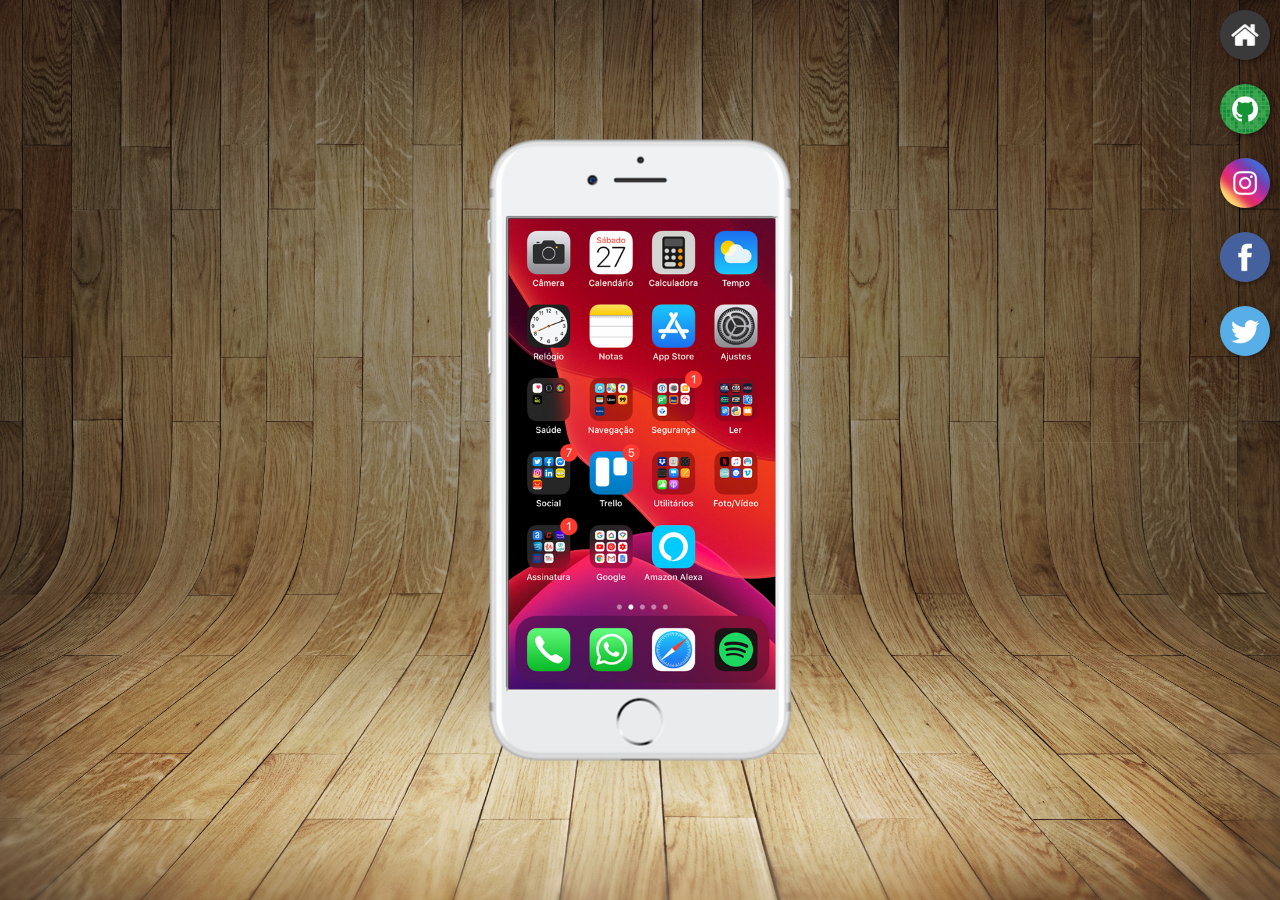
<file: index.html>
<!DOCTYPE html>
<html lang="pt-br">

<head>
    <meta charset="UTF-8">
    <meta http-equiv="X-UA-Compatible" content="IE=edge">
    <meta name="viewport" content="width=device-width, initial-scale=1.0">
    <link rel="shortcut icon" href="favicon.ico" type="image/x-icon">
    <link rel="stylesheet" href="style/style.css">
    <title>Projeto Redes Sociais</title>
</head>

<body>
    <main>
        <section id="telefone">
            <iframe src="home.html" name="tela" id="tela" framborder="0">
                Seu navegador não é compatível com isso.
            </iframe>
        </section>
        <section id="redes-sociais">
            <a href="home.html" target="tela"><img src="image/logo-home.jpg" alt="Home"></a><br>
            <a href="github.html" target="tela"><img src="image/logo-github.jpg" alt="GitHub"></a><br>
            <a href="instagram.html" target="tela"><img src="image/logo-instagram.jpg" alt="Instagram"></a><br>
            <a href="facebook.html" target="tela"><img src="image/logo-facebook.jpg" alt="Facebook"></a><br>
            <a href="twitter.html" target="tela"><img src="image/logo-twitter.jpg" alt="Twitter"></a><br>
            <!--
        <a href="youtube.html" target="tela"><img src="image/logo-youtube.jpg" alt="YouTube"></a>
         -->
        </section>
    </main>
</body>

</html>
</file>
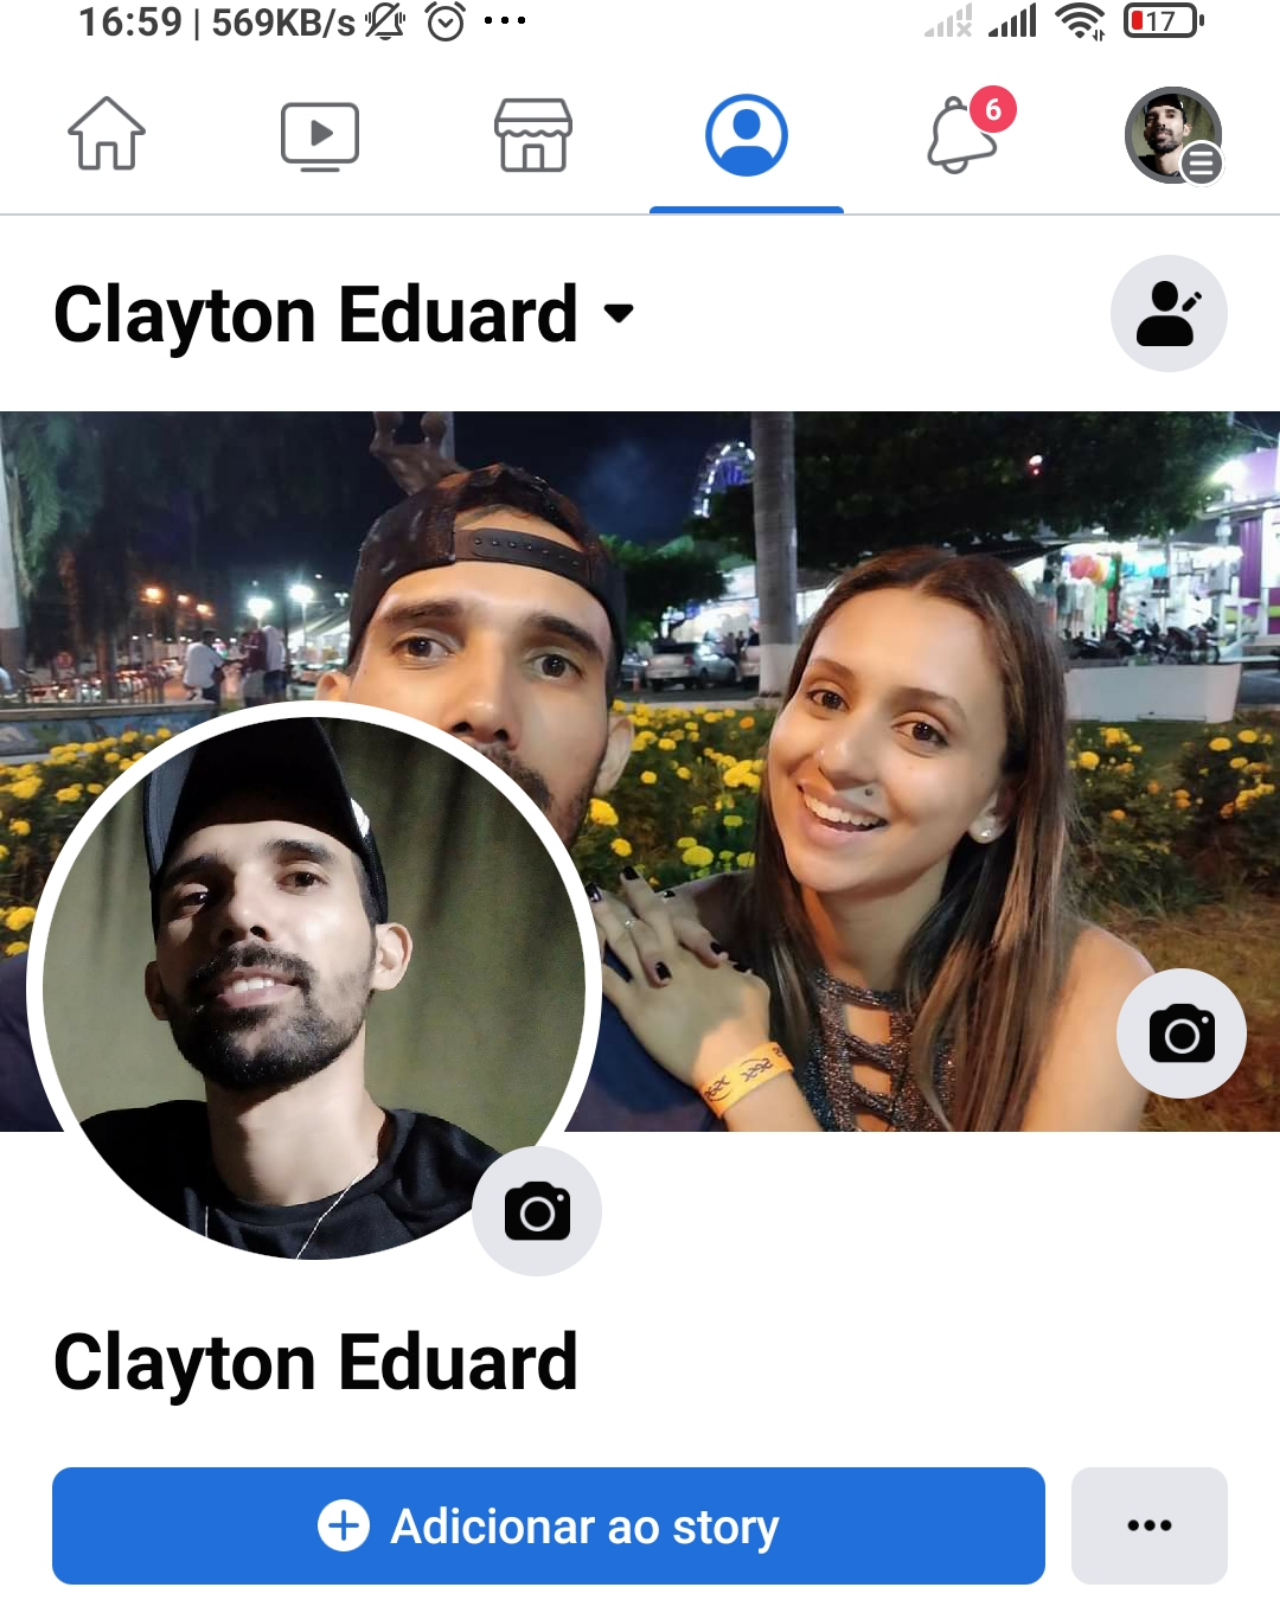
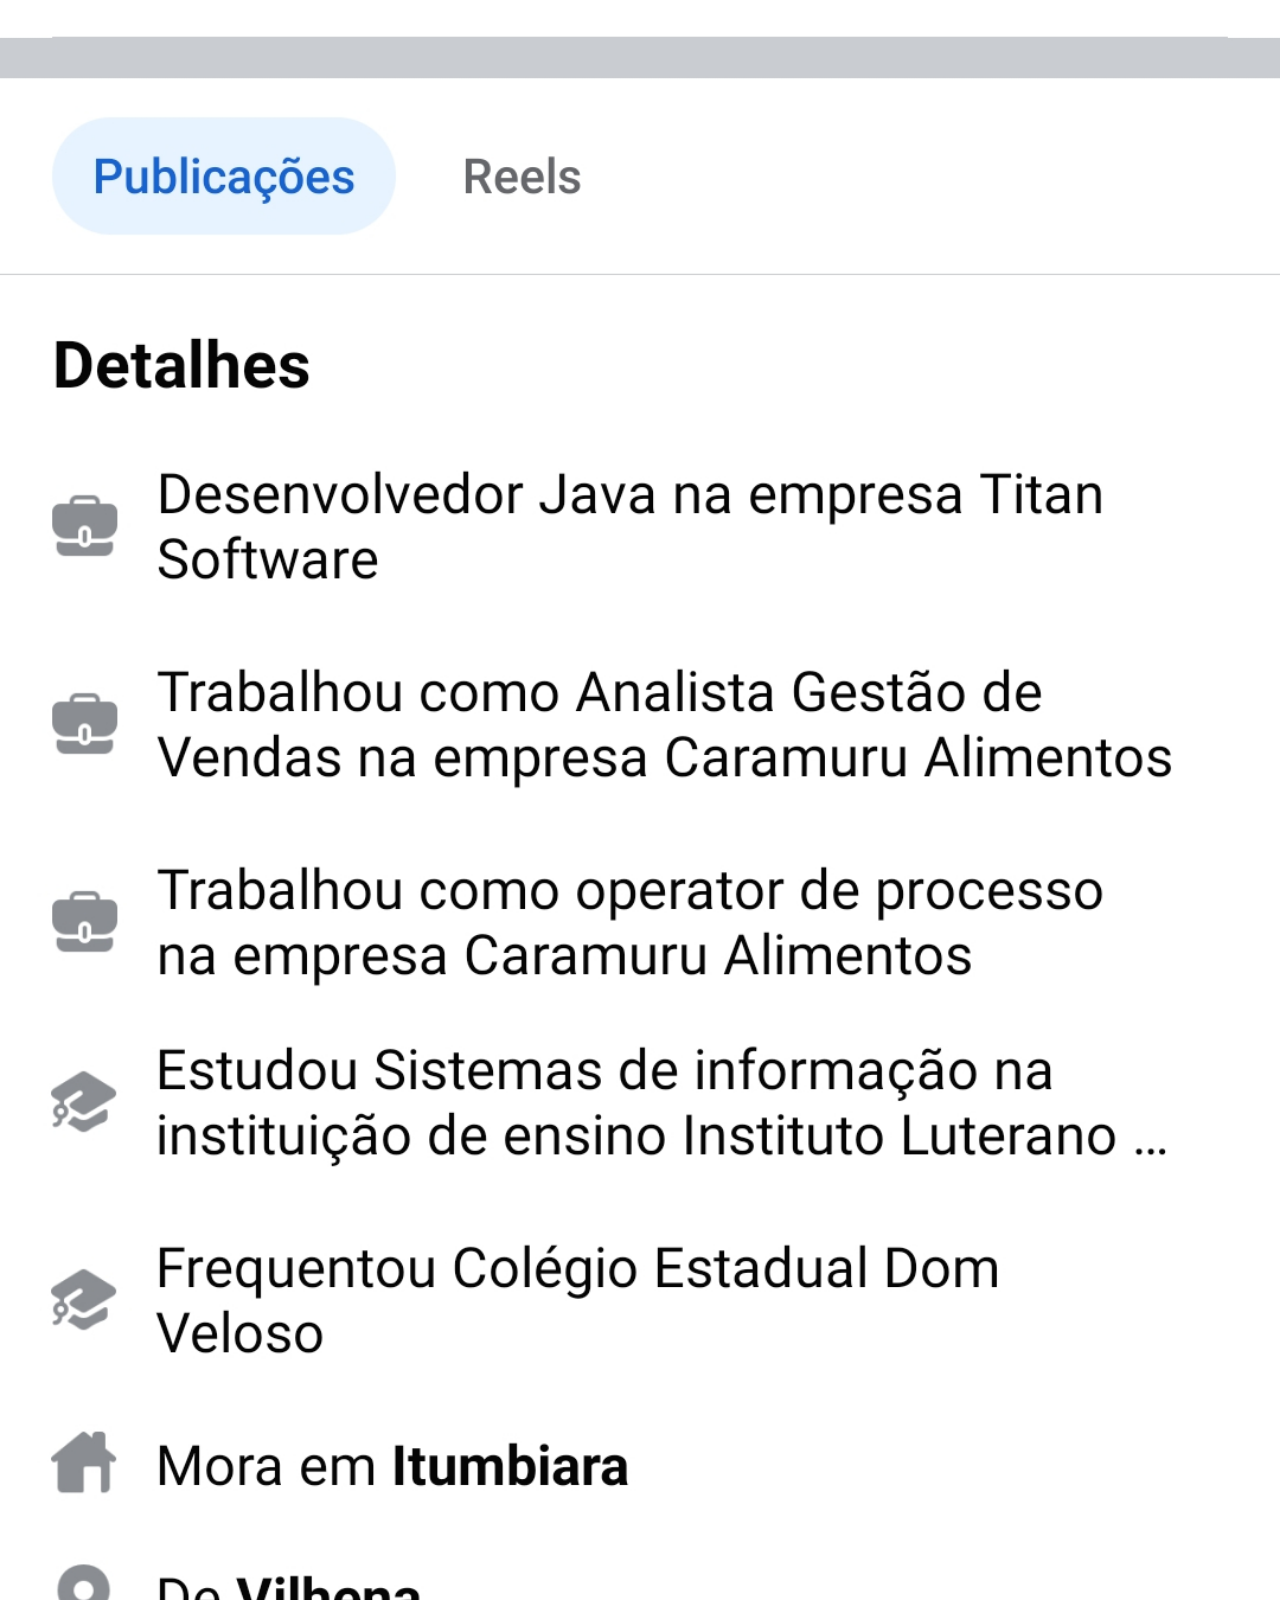
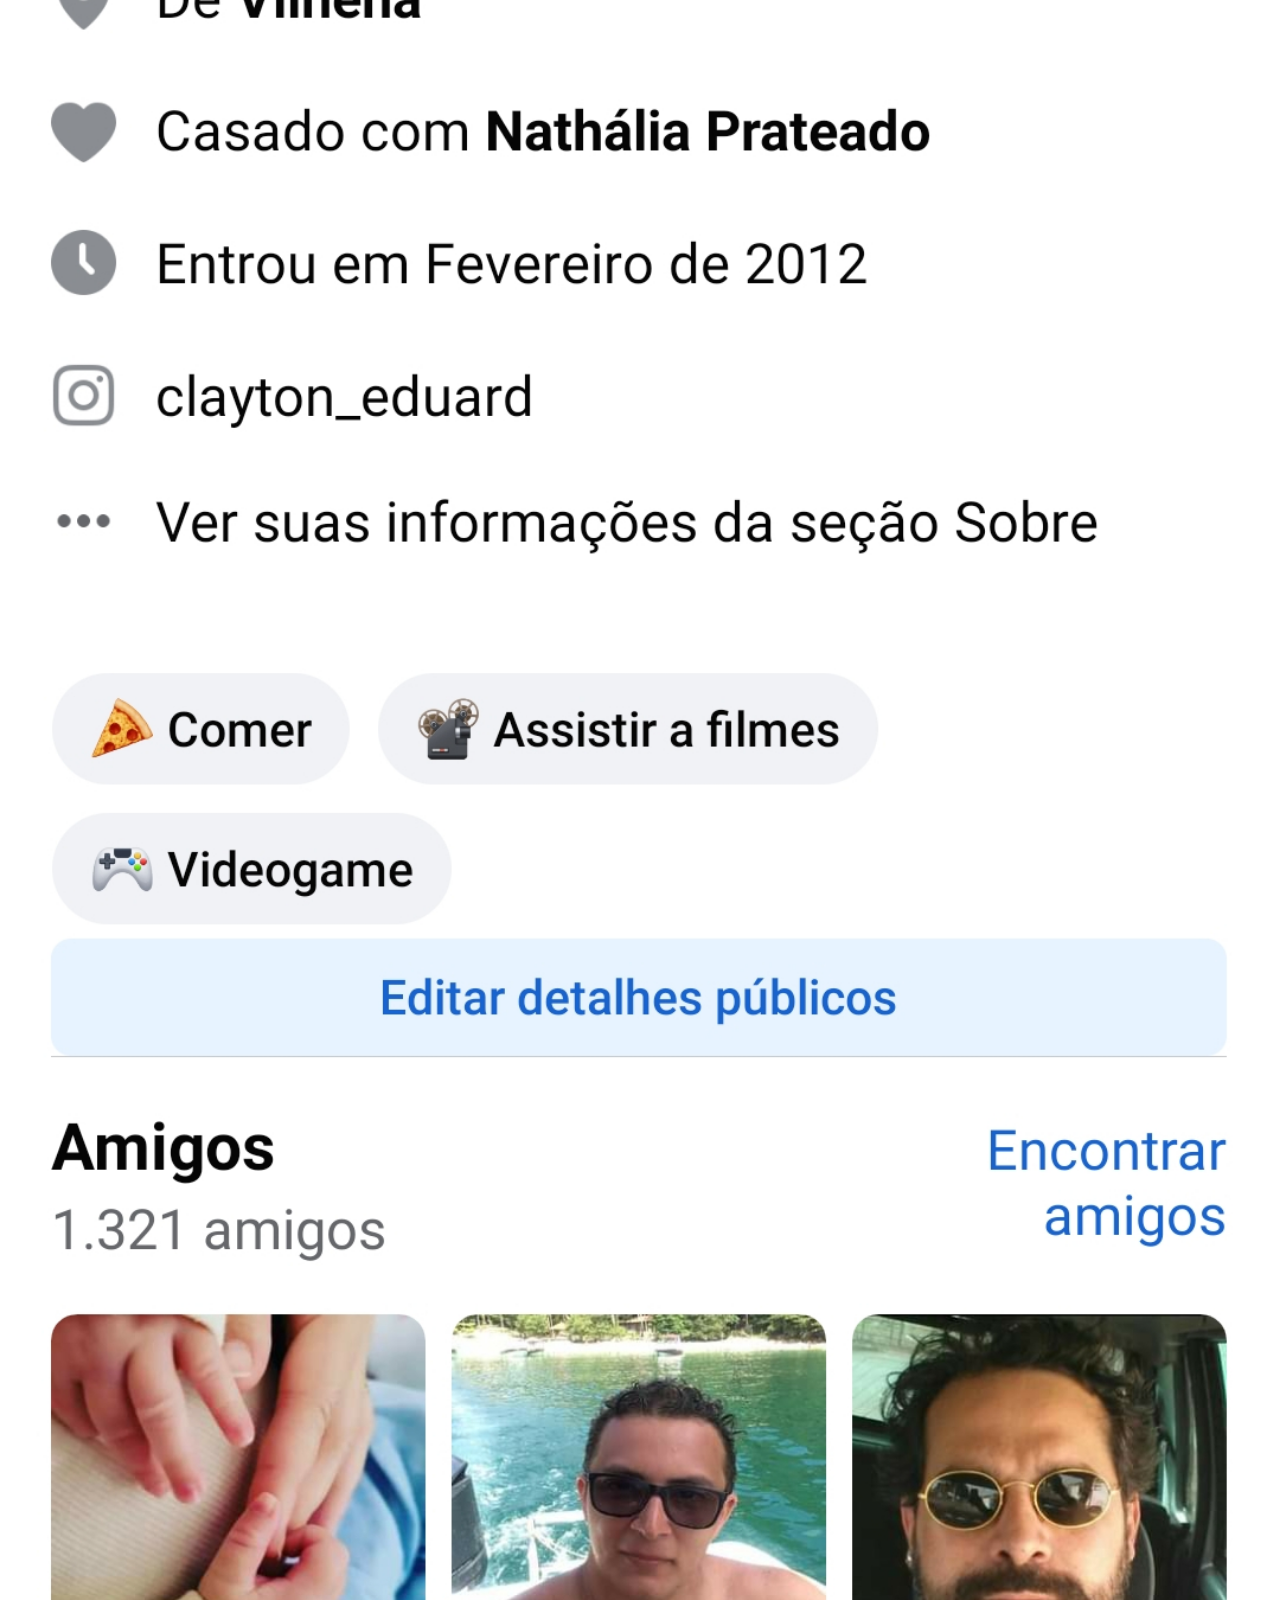
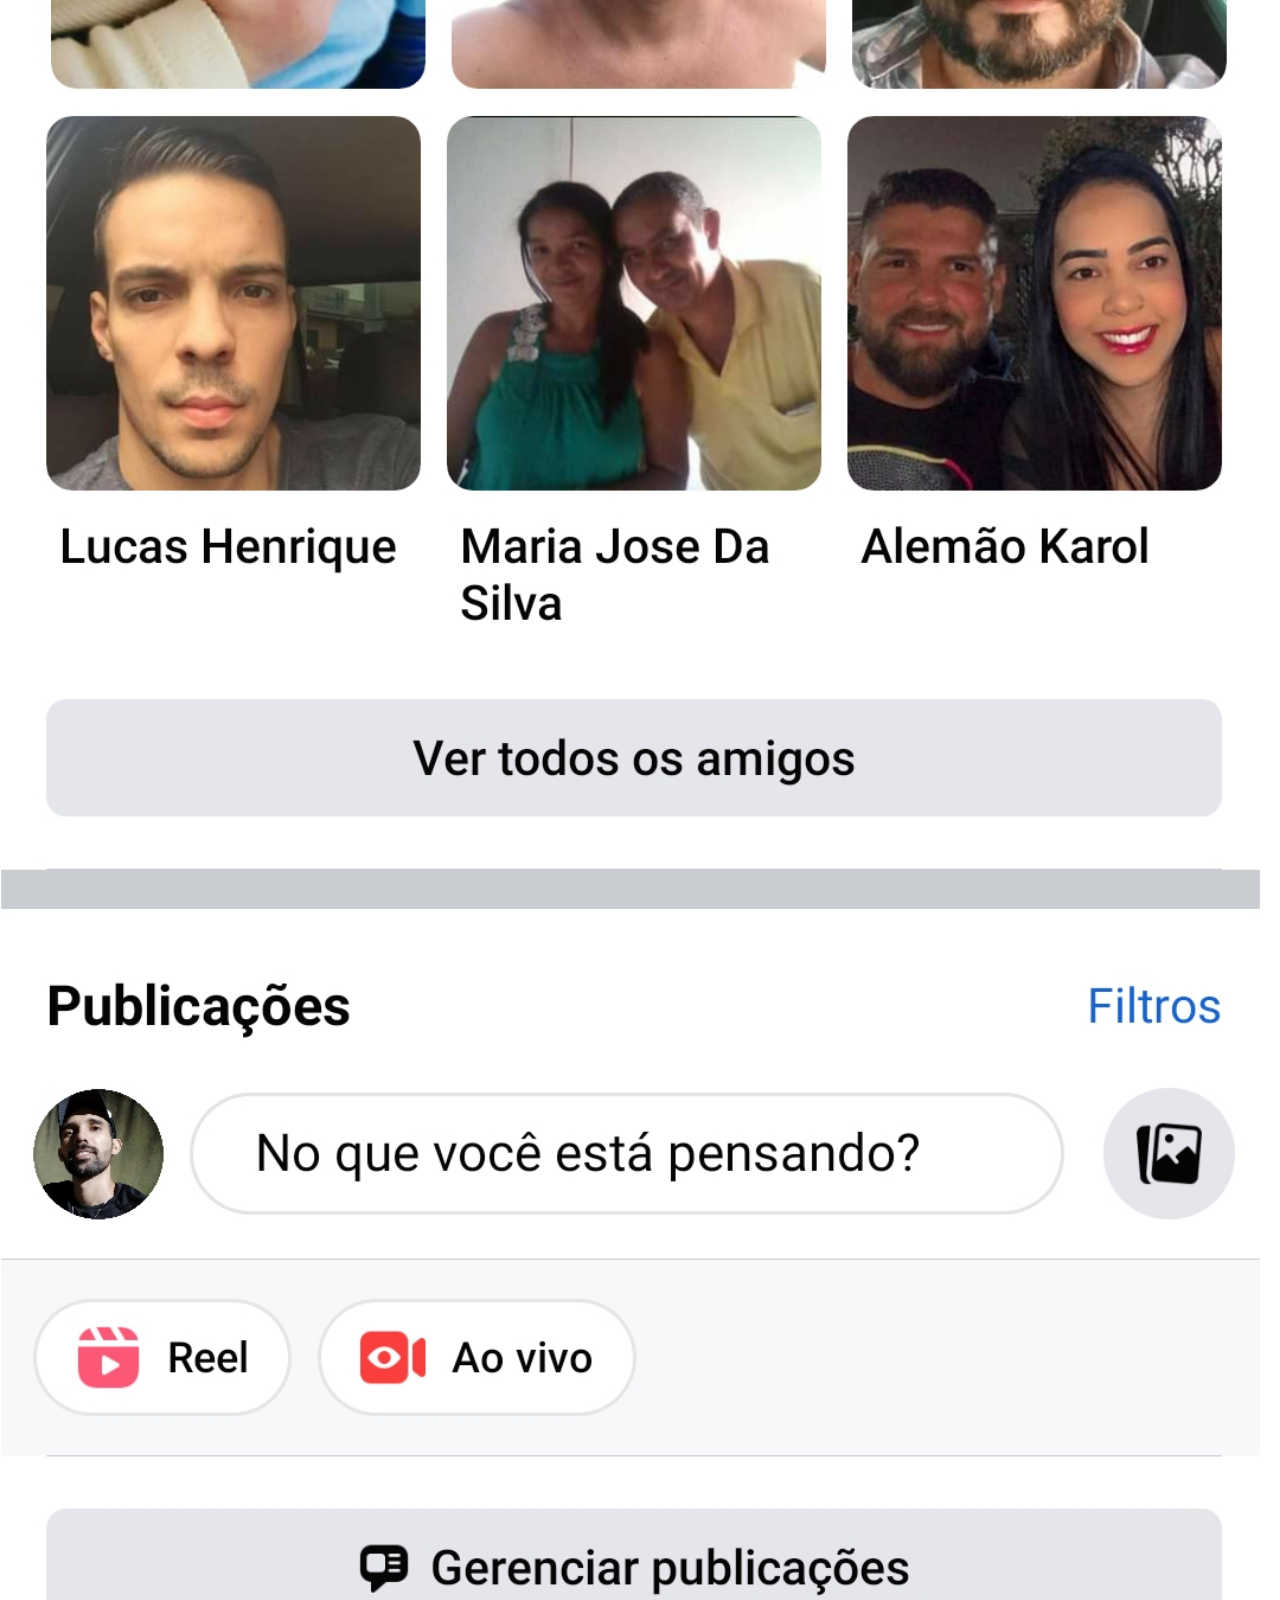
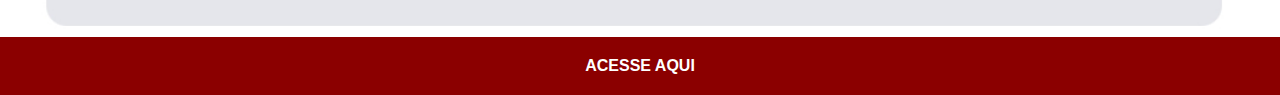
<file: facebook.html>
<!DOCTYPE html>
<html lang="pt-br">
<head>
    <meta charset="UTF-8">
    <meta http-equiv="X-UA-Compatible" content="IE=edge">
    <meta name="viewport" content="width=device-width, initial-scale=1.0">
    <title>Facebook</title>
    <link rel="stylesheet" href="style/social.css">
</head>
<body>
    <img src="image/tela-facebook.jpg" alt="Facebook">
    <a href="https://www.facebook.com/ClaytonEduard" target="_blank">ACESSE AQUI</a>
</body>
</html>
</file>
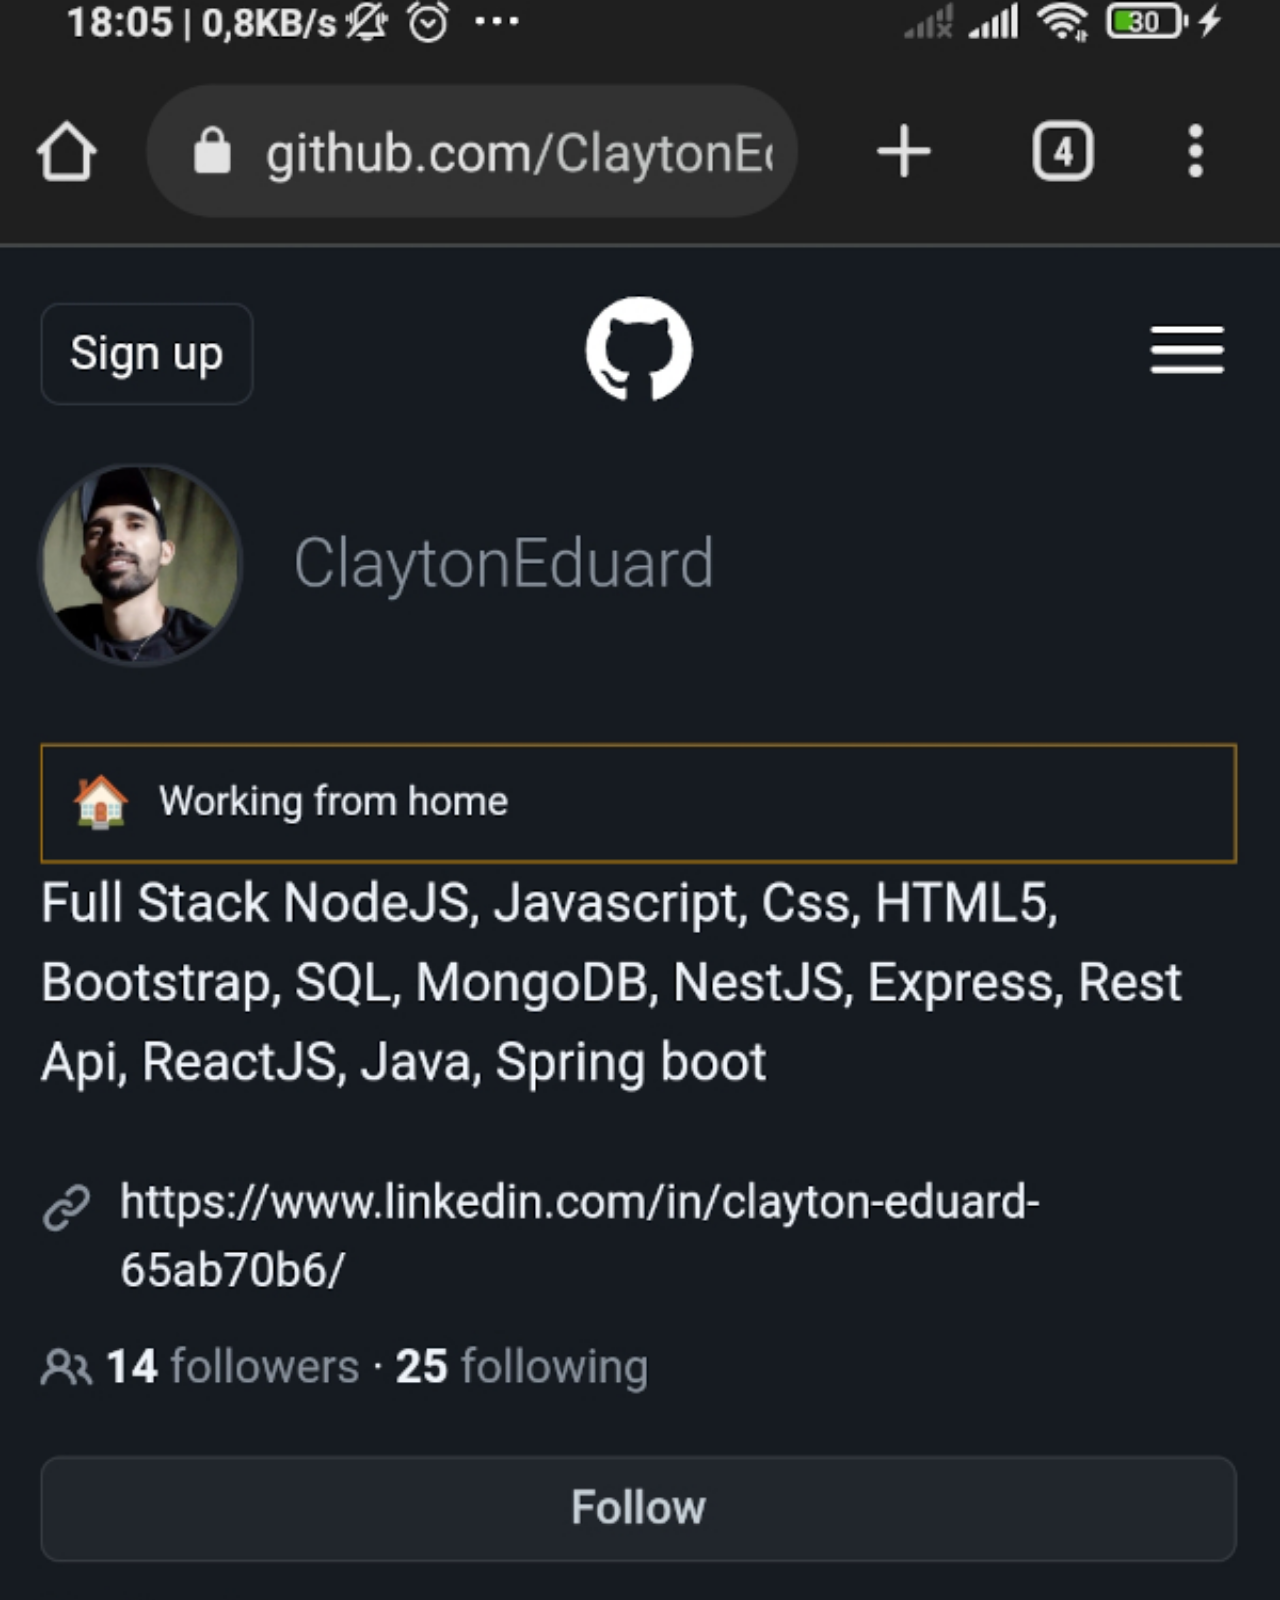
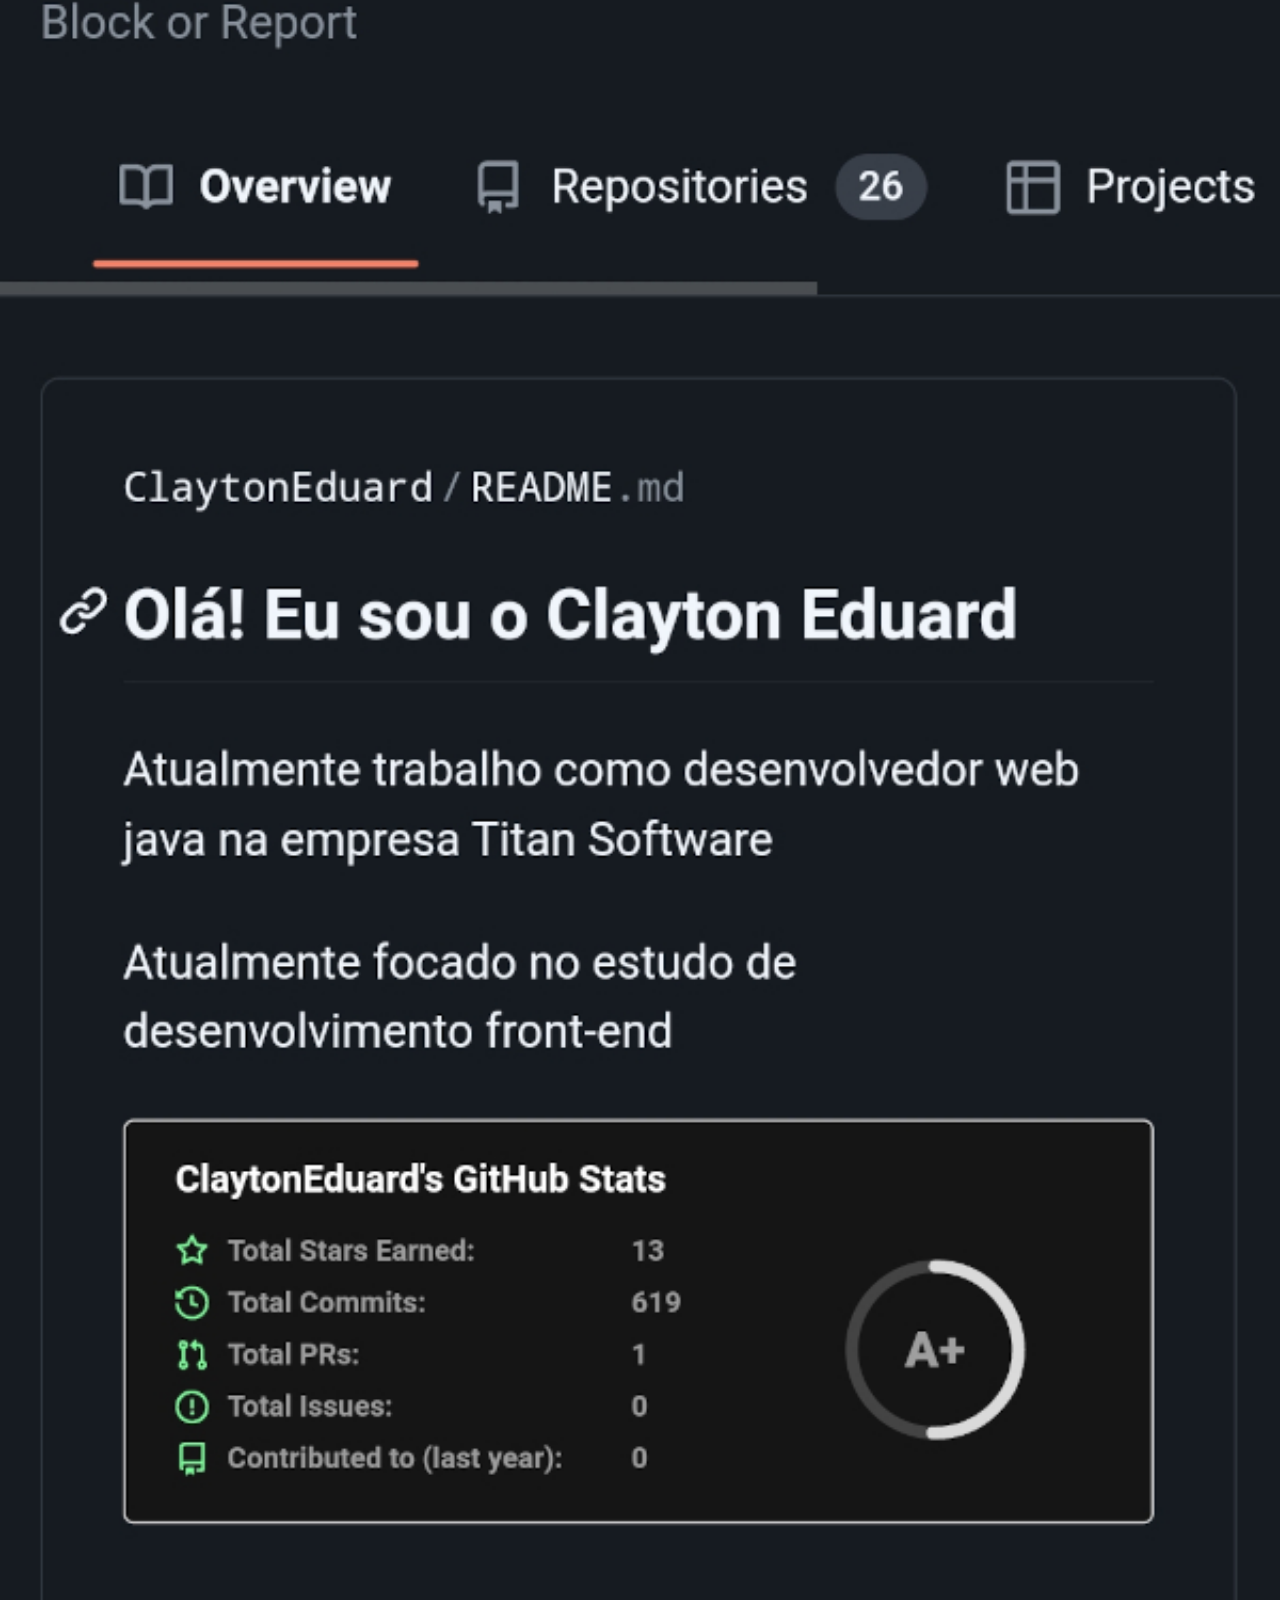
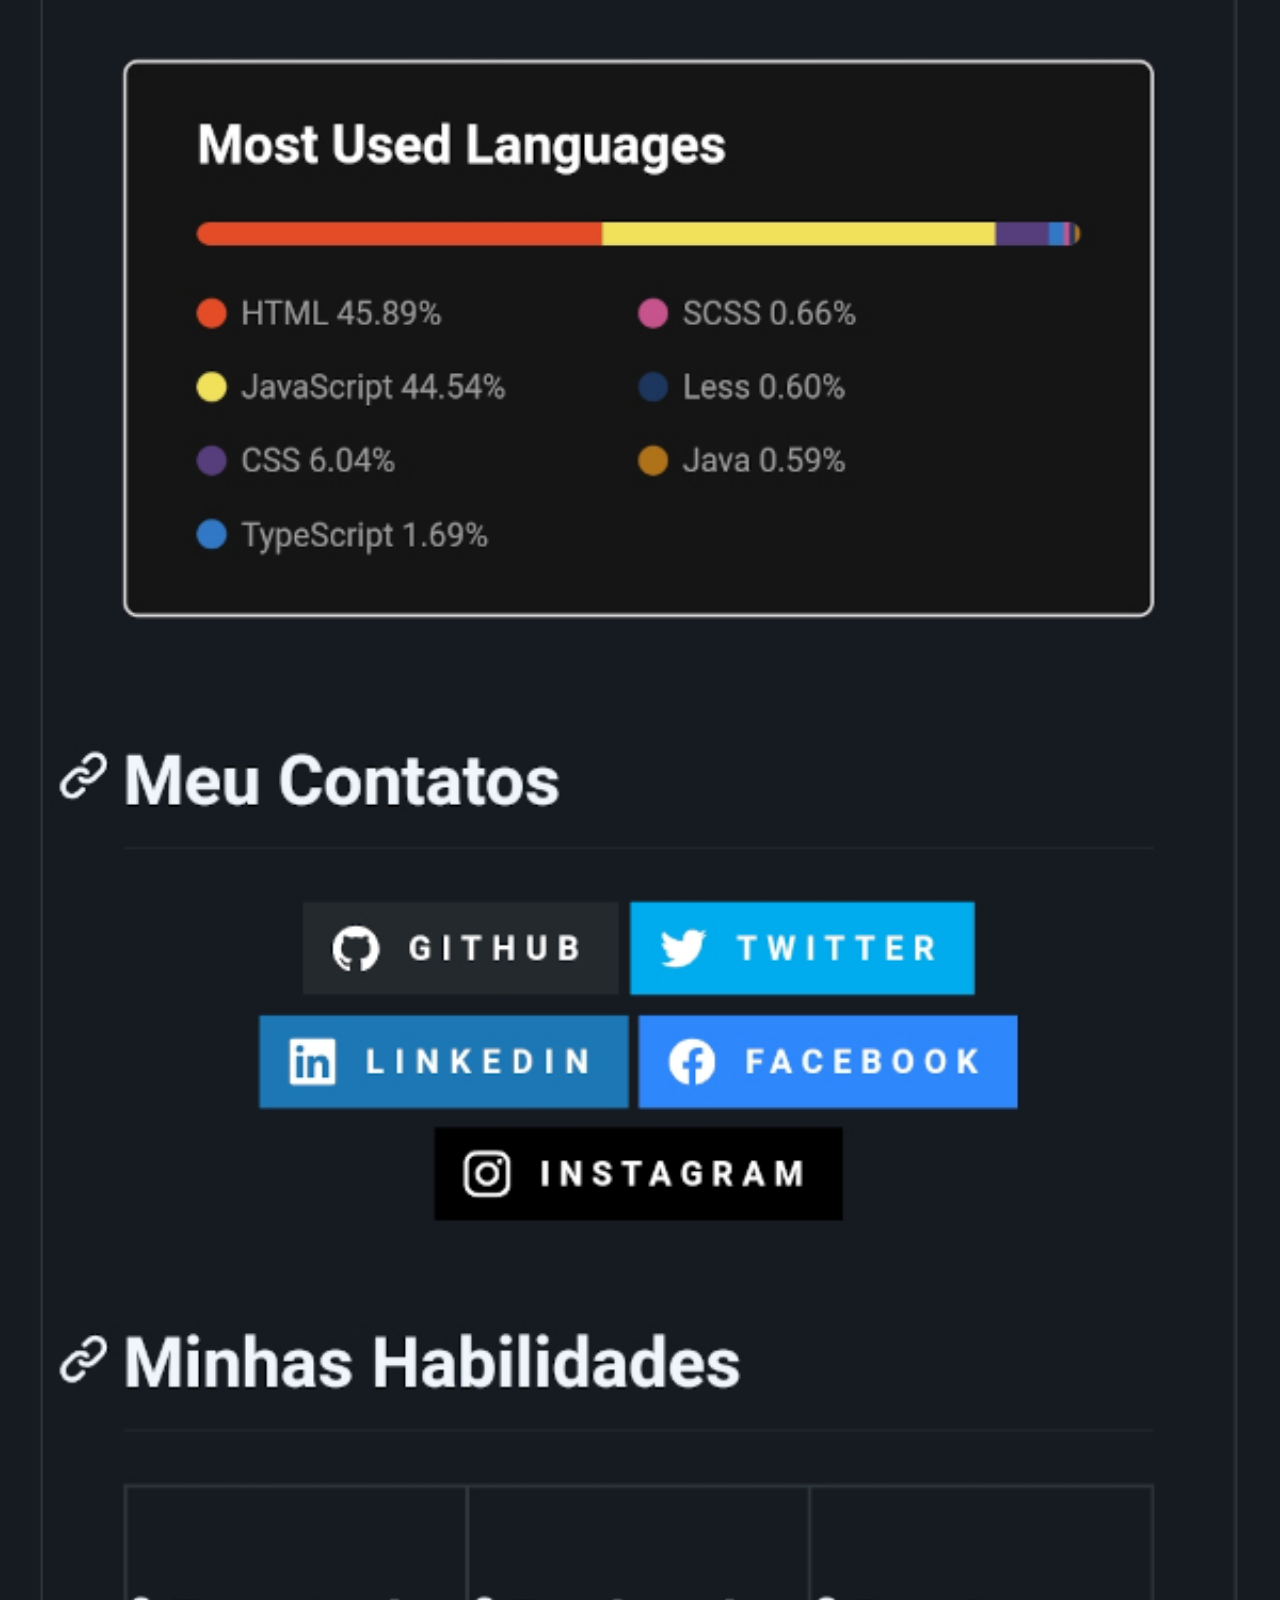
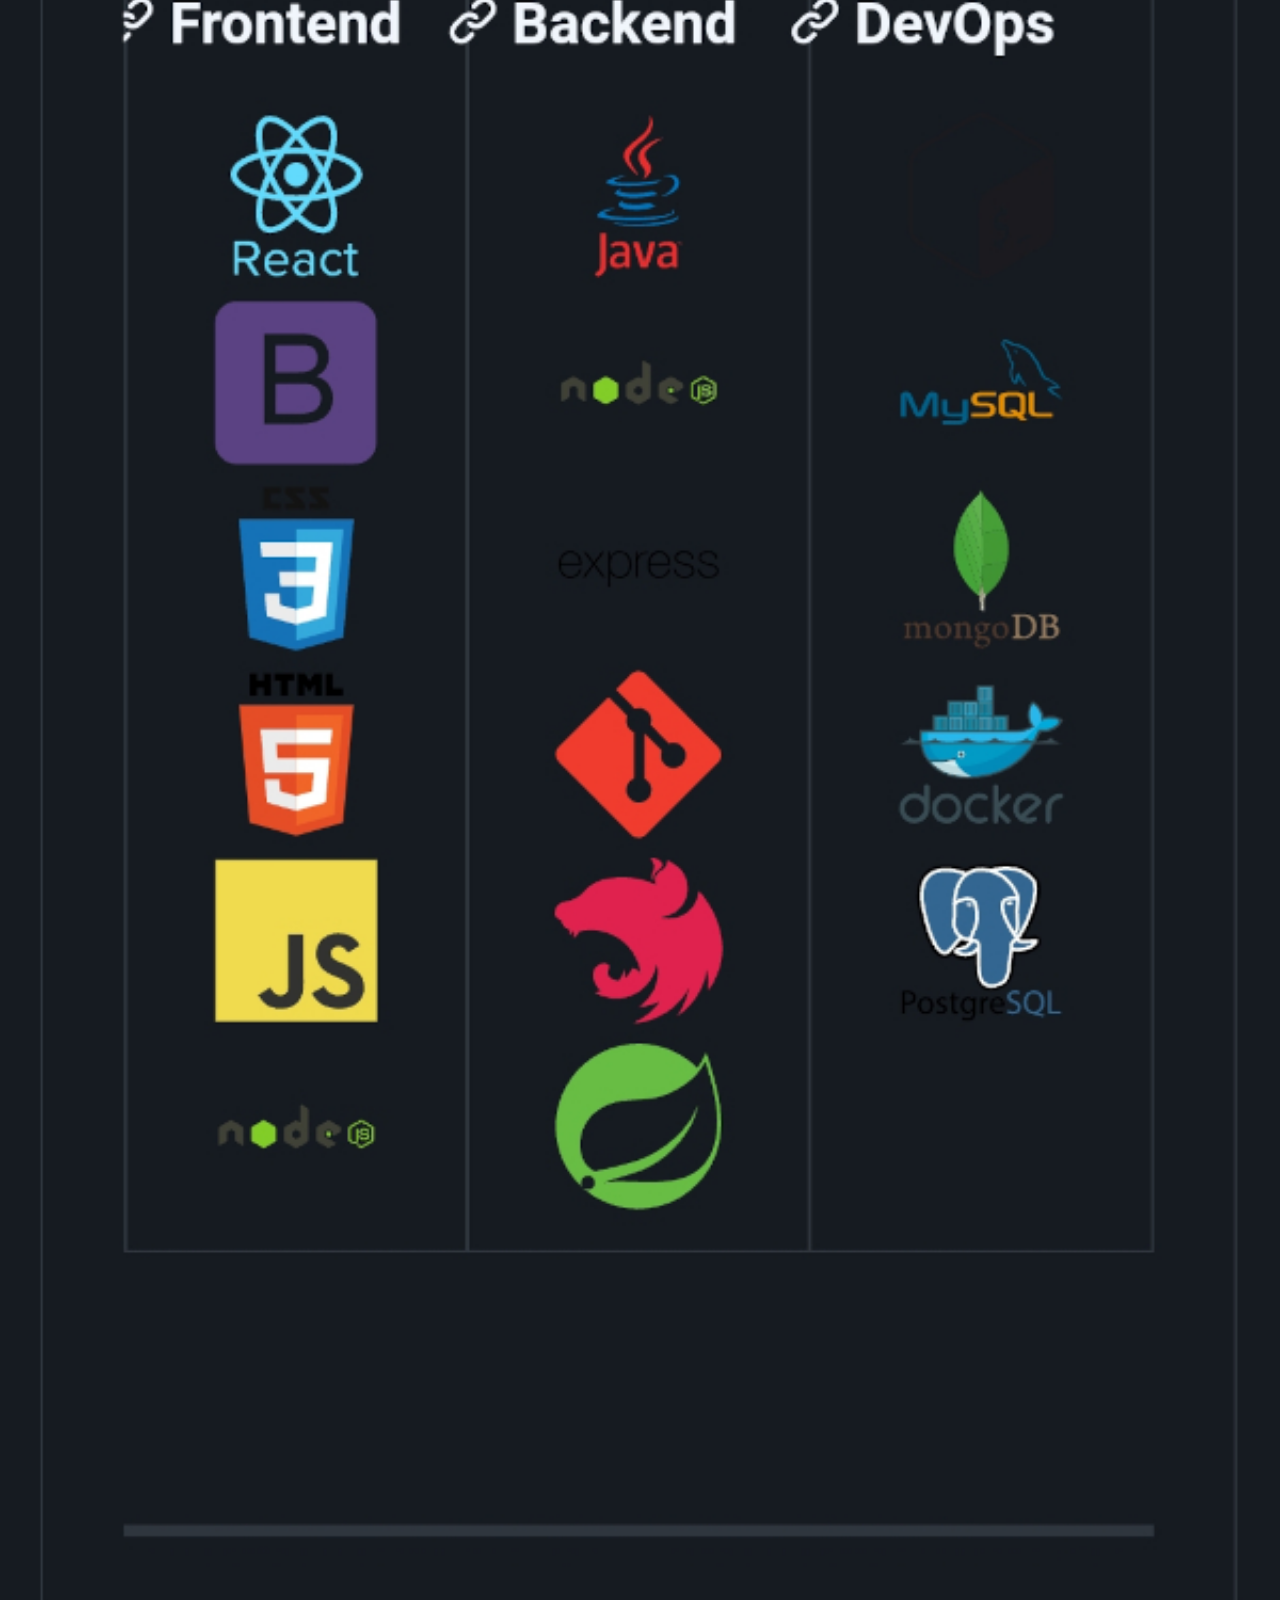
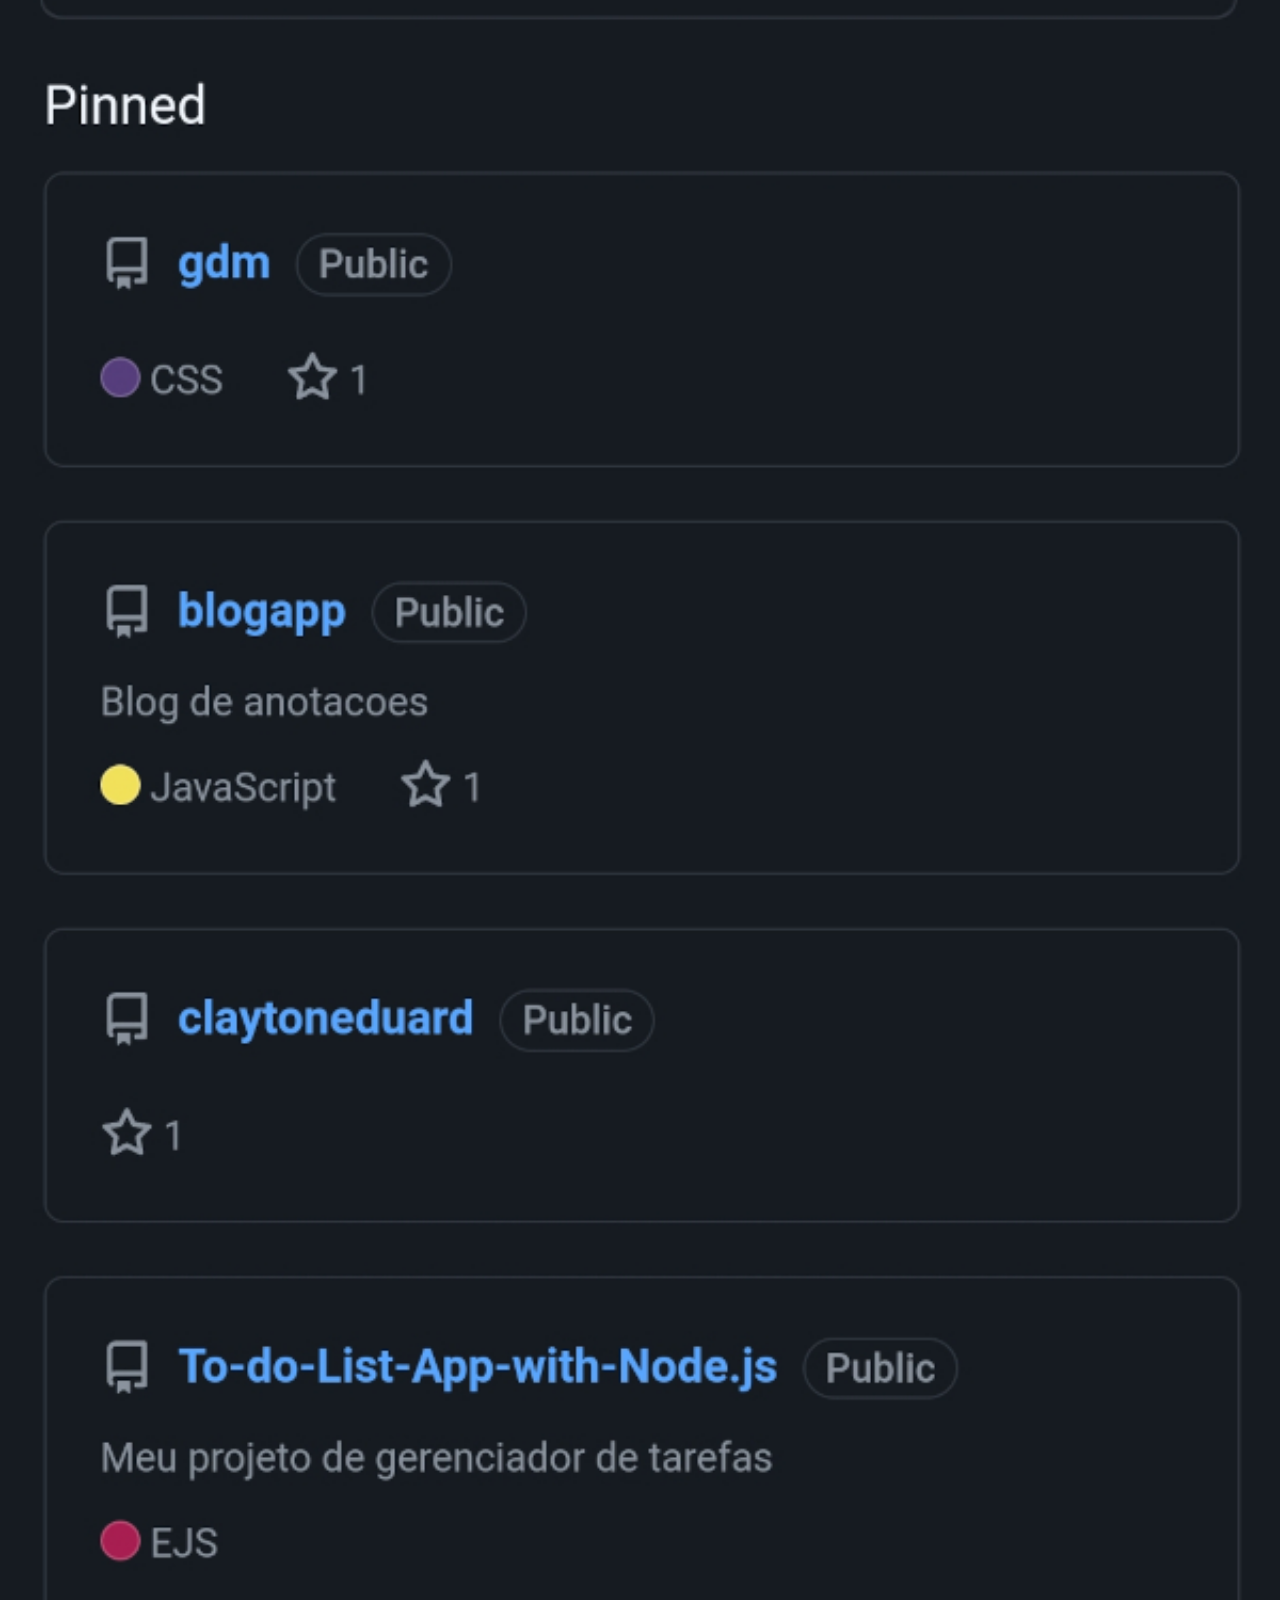
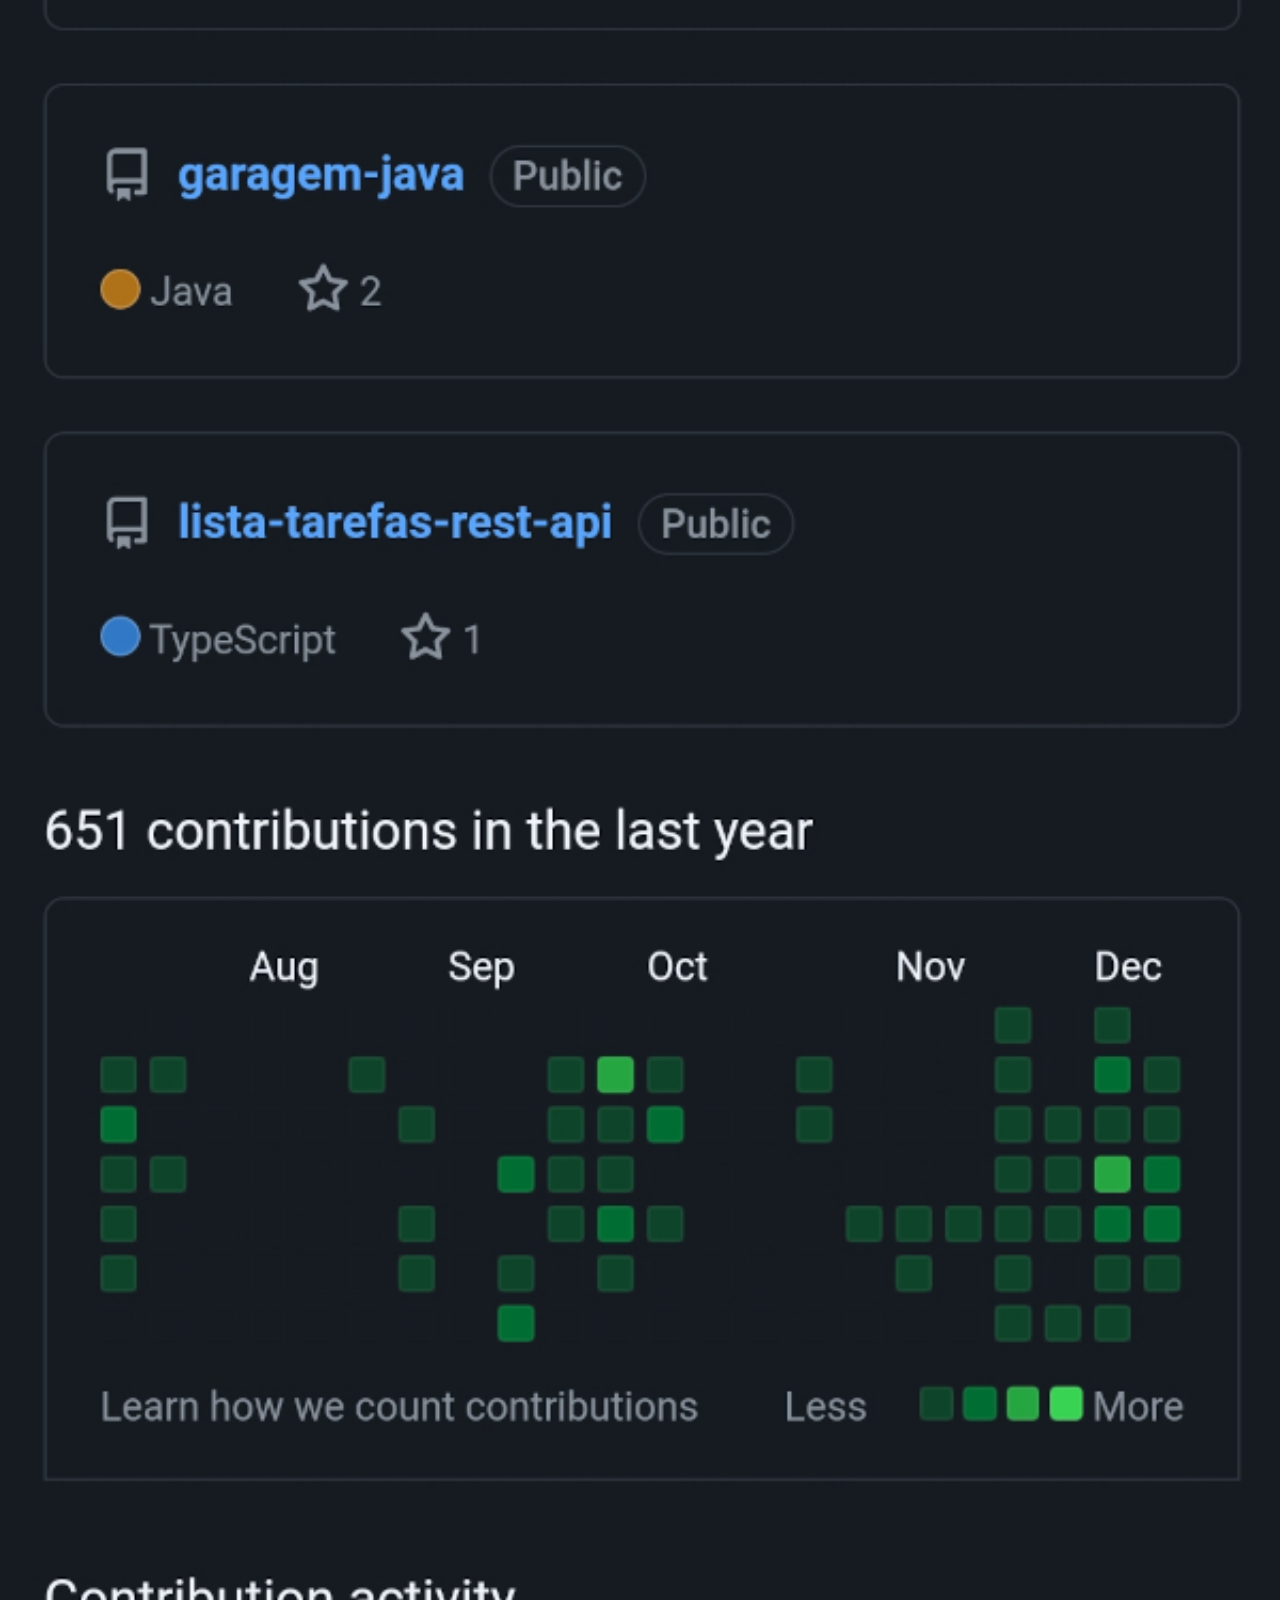
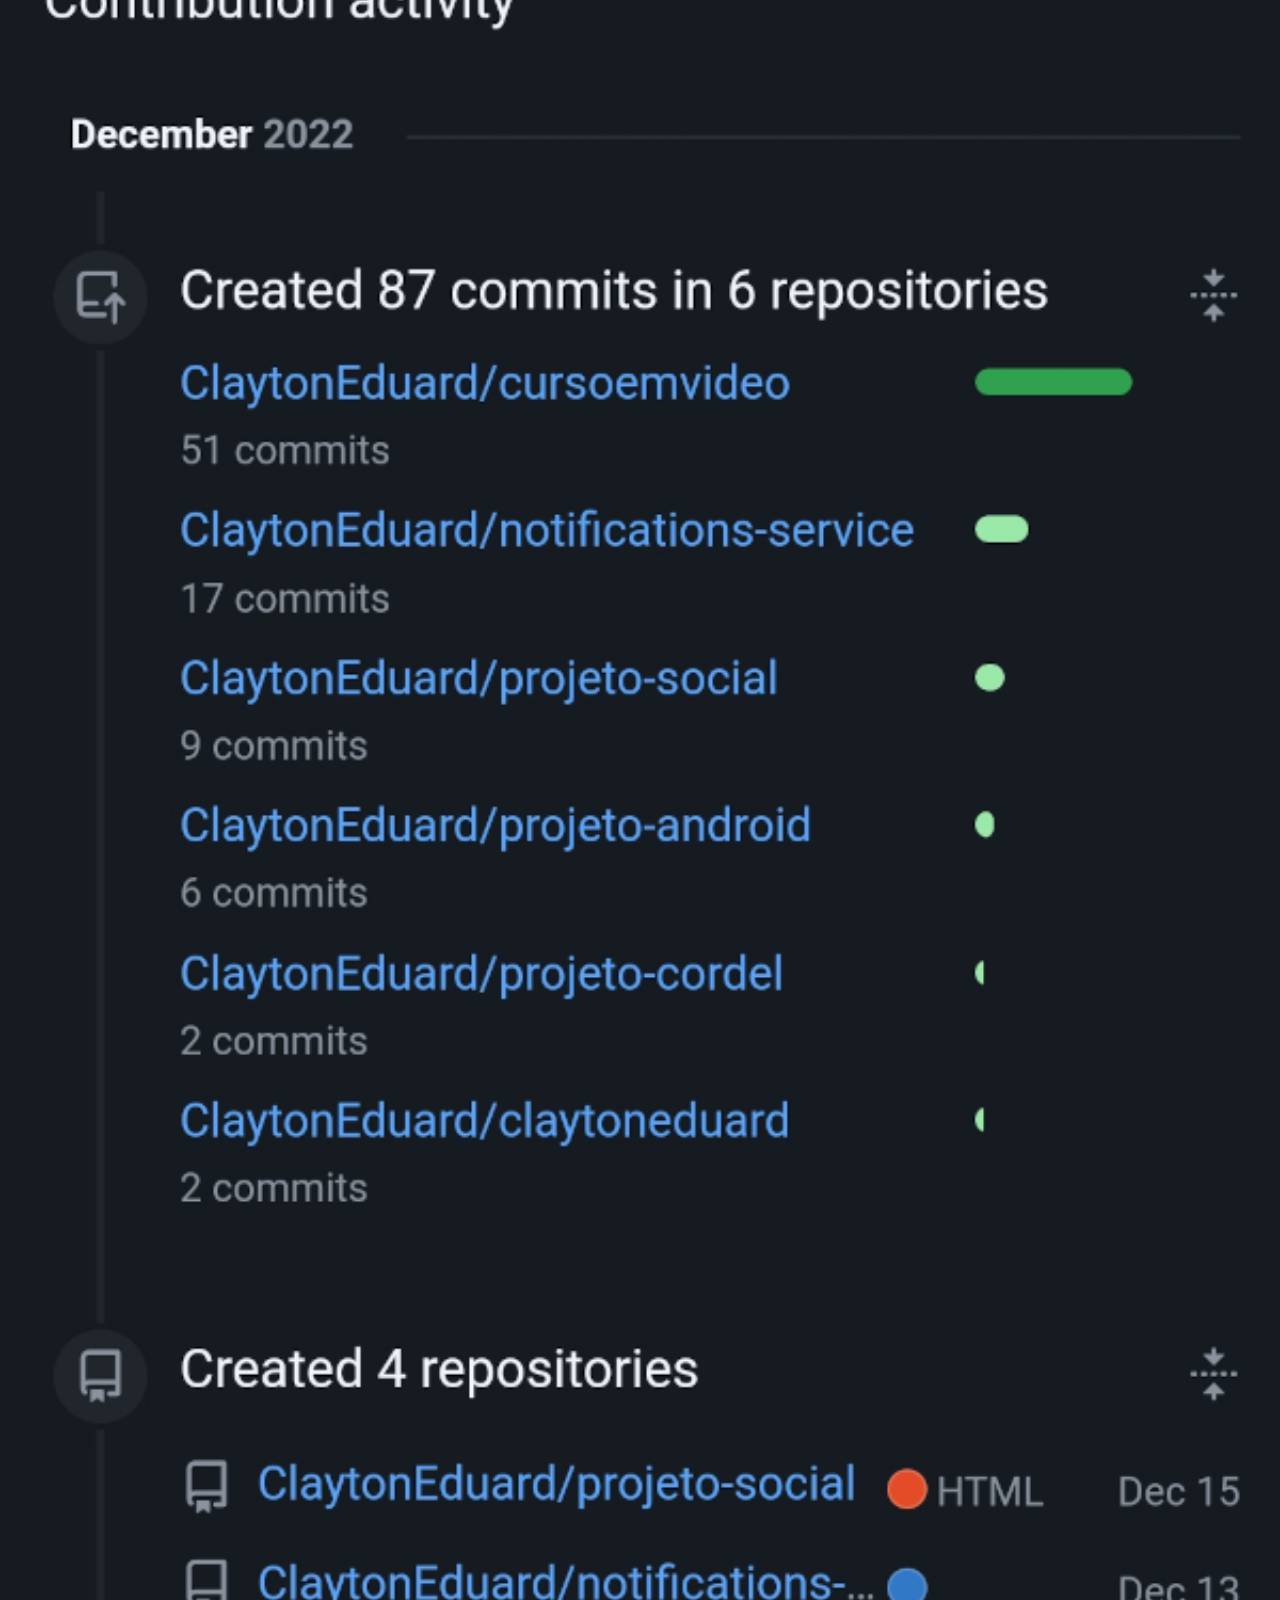
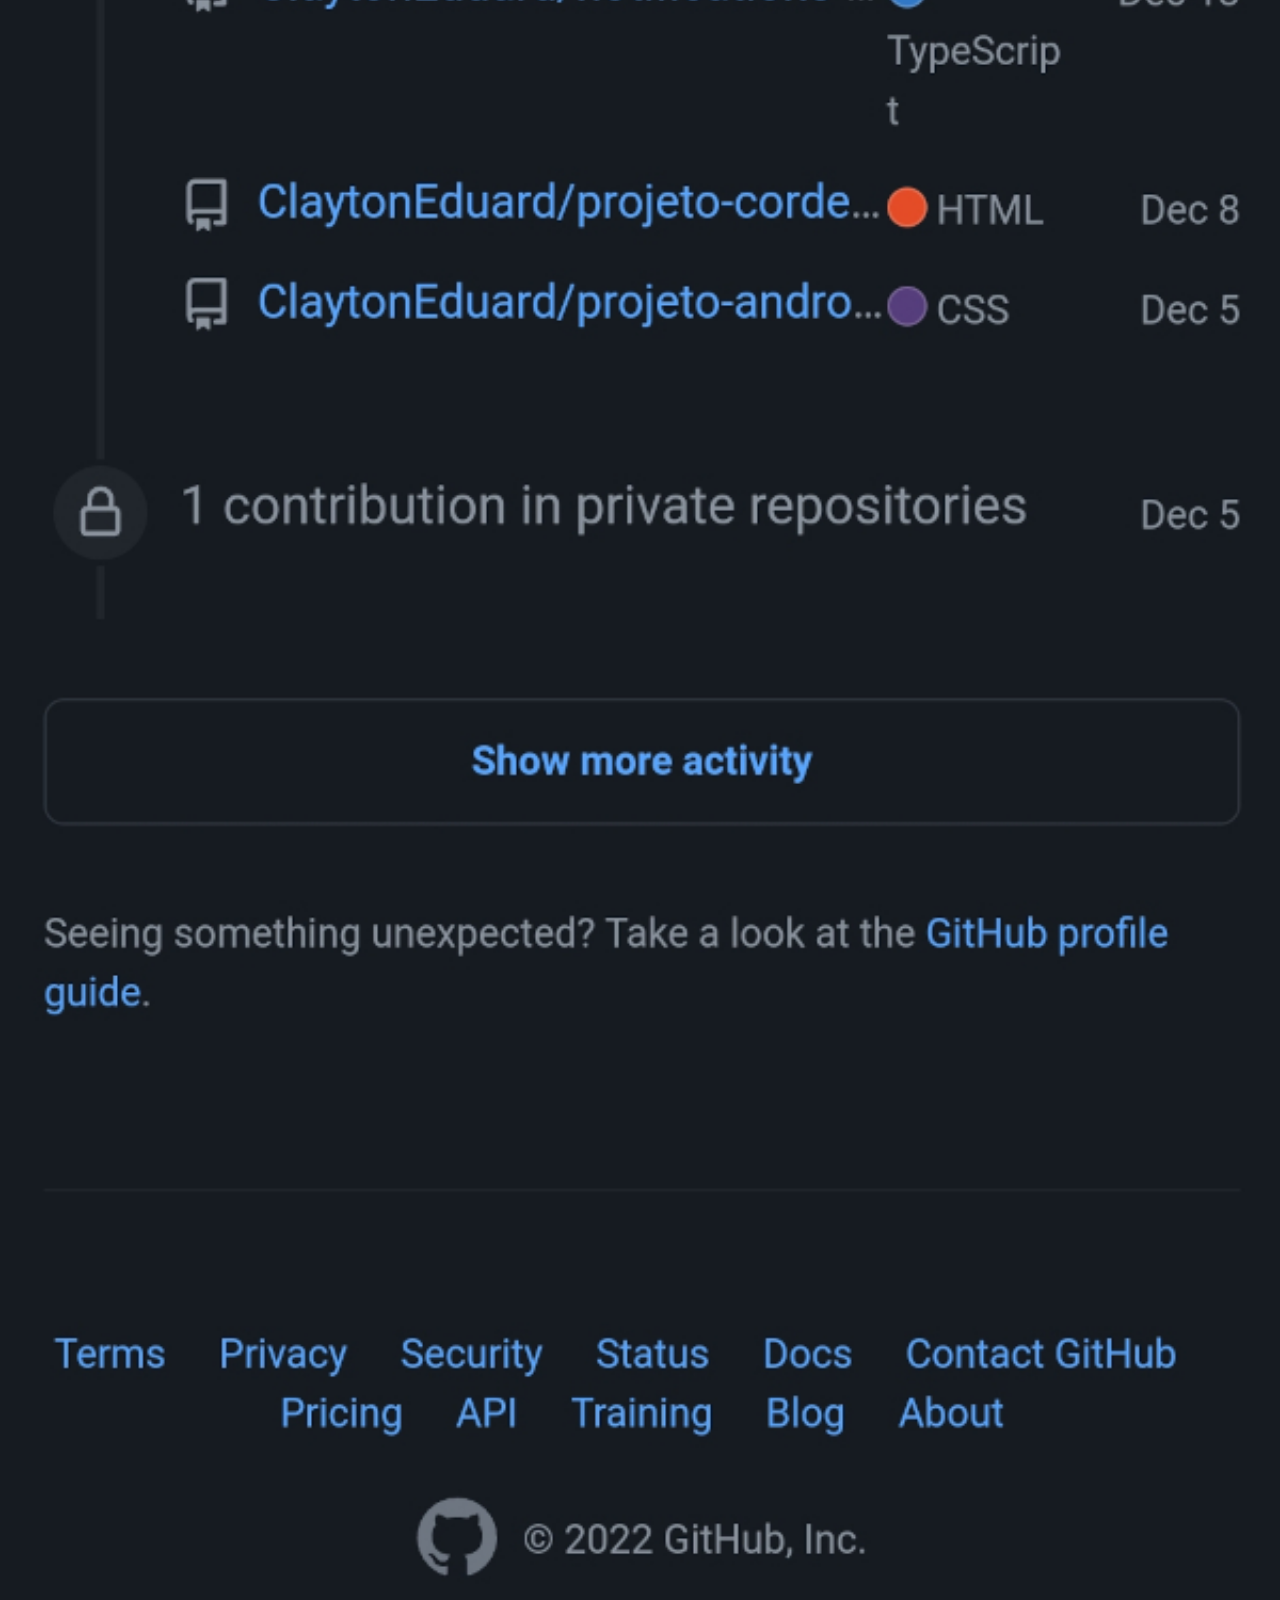
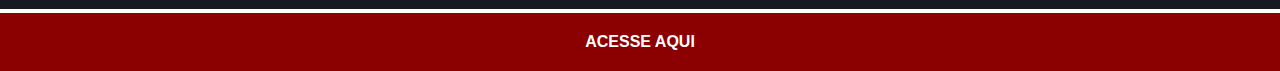
<file: github.html>
<!DOCTYPE html>
<html lang="pt-br">
<head>
    <meta charset="UTF-8">
    <meta http-equiv="X-UA-Compatible" content="IE=edge">
    <meta name="viewport" content="width=device-width, initial-scale=1.0">
    <title>Github</title>
    <link rel="stylesheet" href="style/social.css">
</head>
<body>
    <img src="image/tela-github.jpg" alt="GitHub">
    <a href="https://github.com/ClaytonEduard" target="_blank">ACESSE AQUI</a>
</body>
</html>
</file>
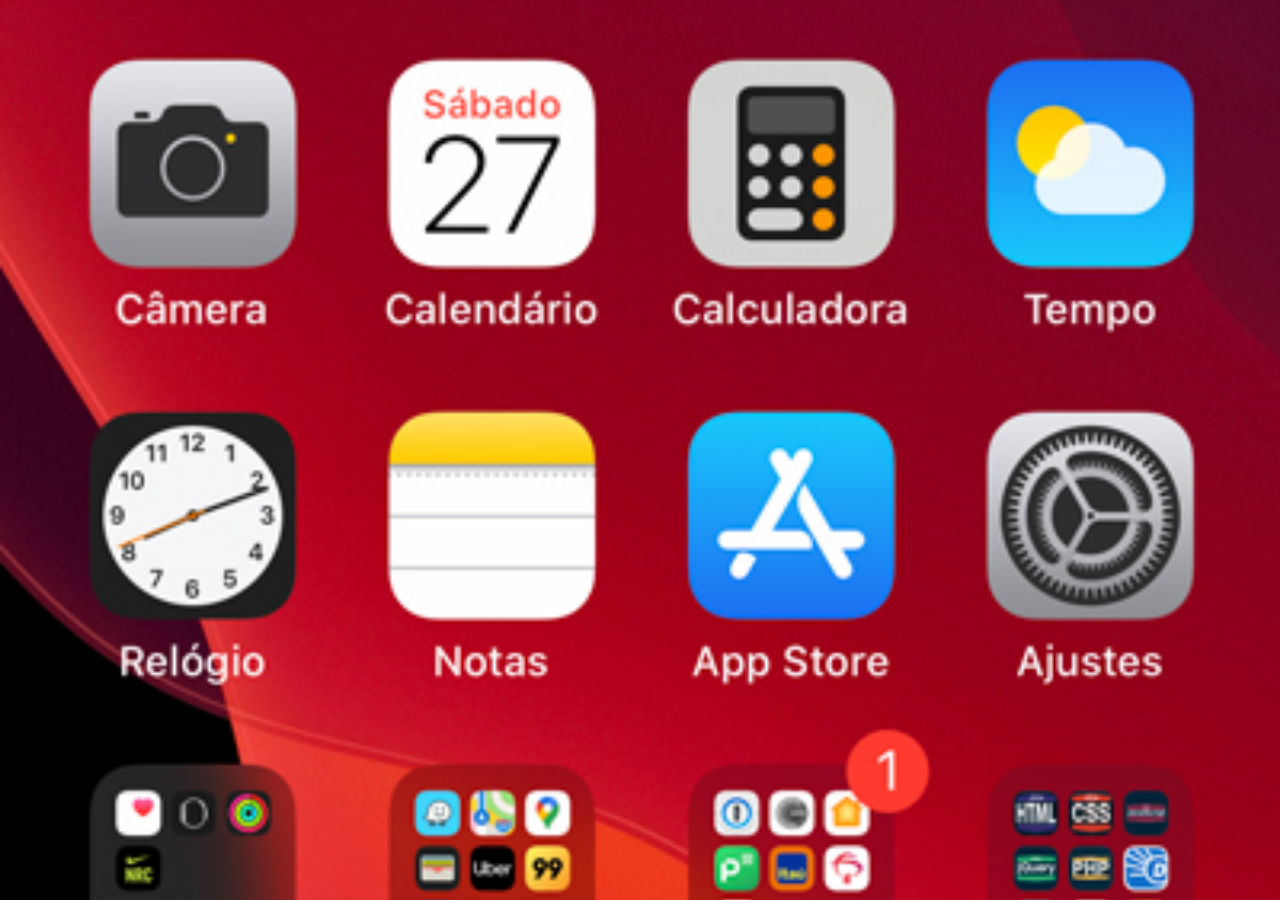
<file: home.html>
<!DOCTYPE html>
<html lang="pt-br">

<head>
    <meta charset="UTF-8">
    <meta http-equiv="X-UA-Compatible" content="IE=edge">
    <meta name="viewport" content="width=device-width, initial-scale=1.0">
    <title>Home</title>
</head>
<style>
    * {
        margin: 0px;
        padding: 0px;
    }

    body {
        width: 100vw;
        height: 100vh;
        background: black url("image/tela-home.jpg") no-repeat top center;
        background-size:cover; /*propriedade para a imagem preencher a tela por completo*/
    }
</style>

<body>

</body>

</html>
</file>
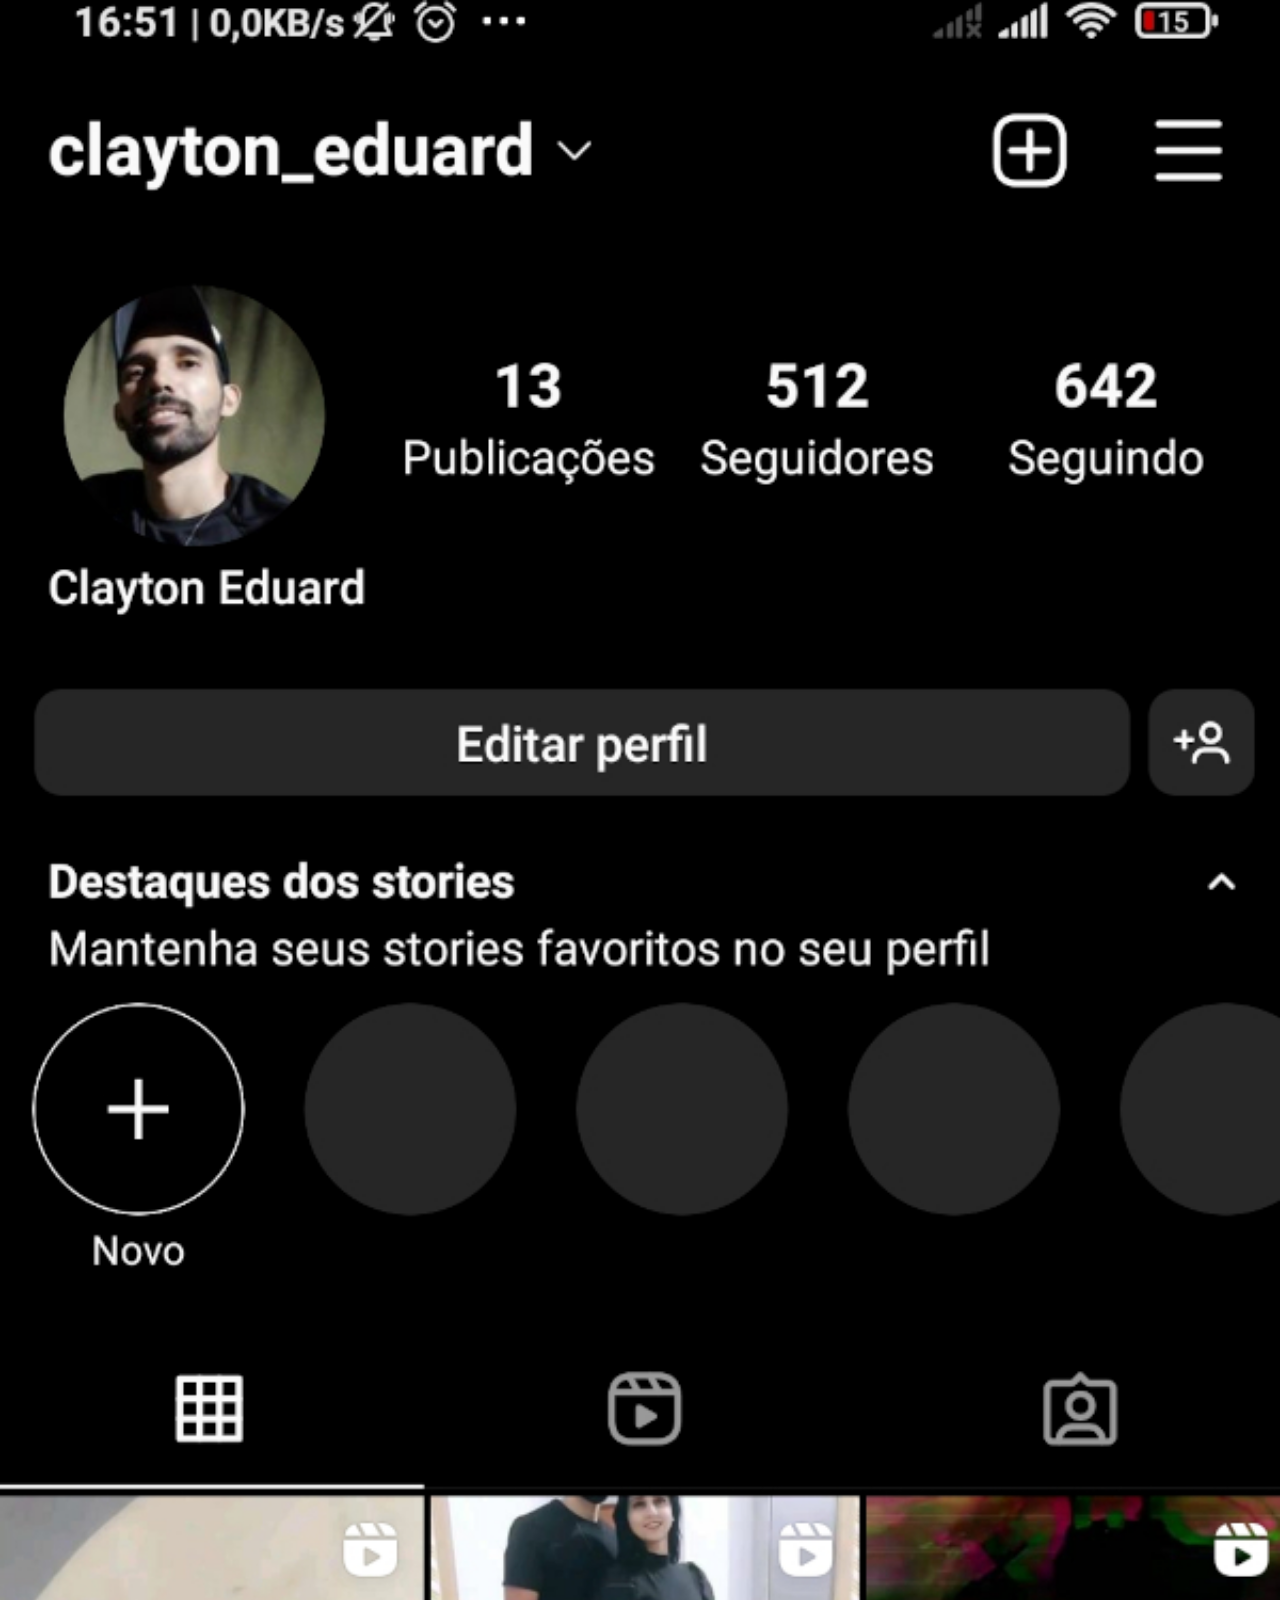
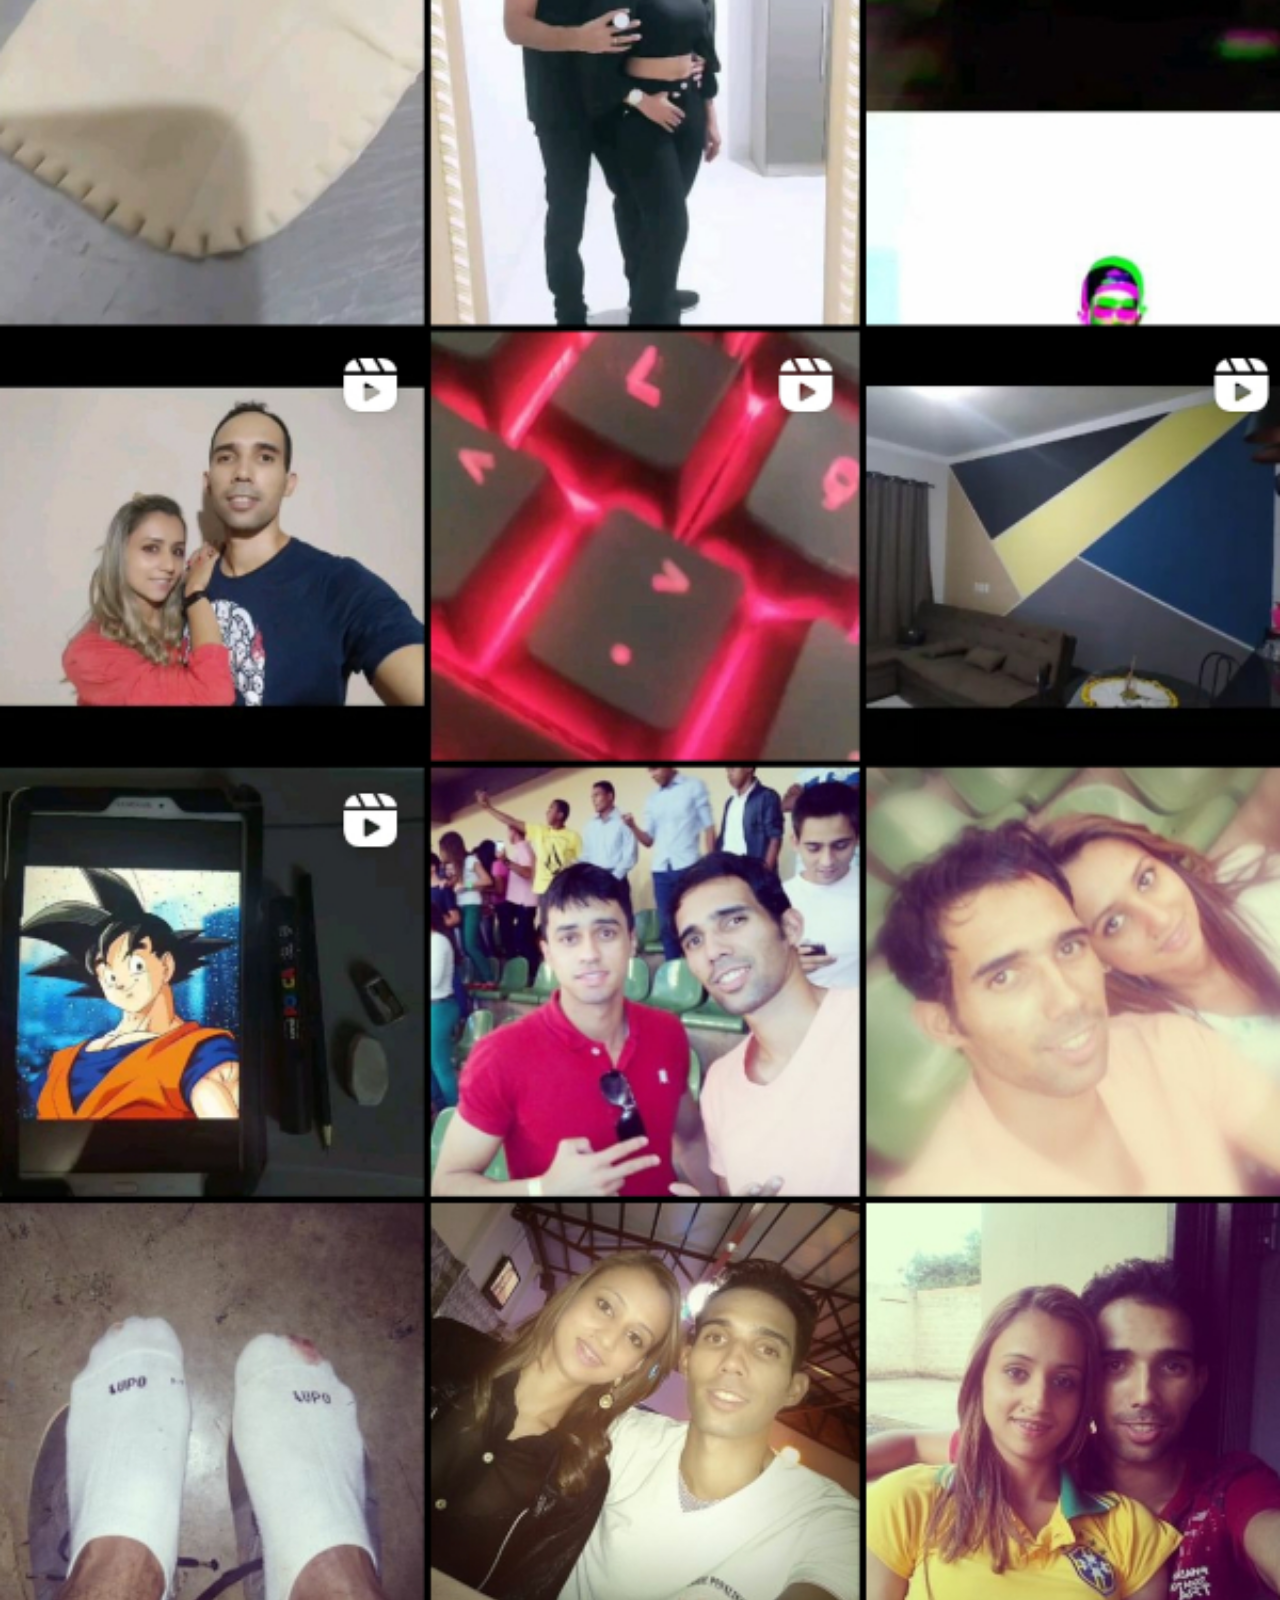
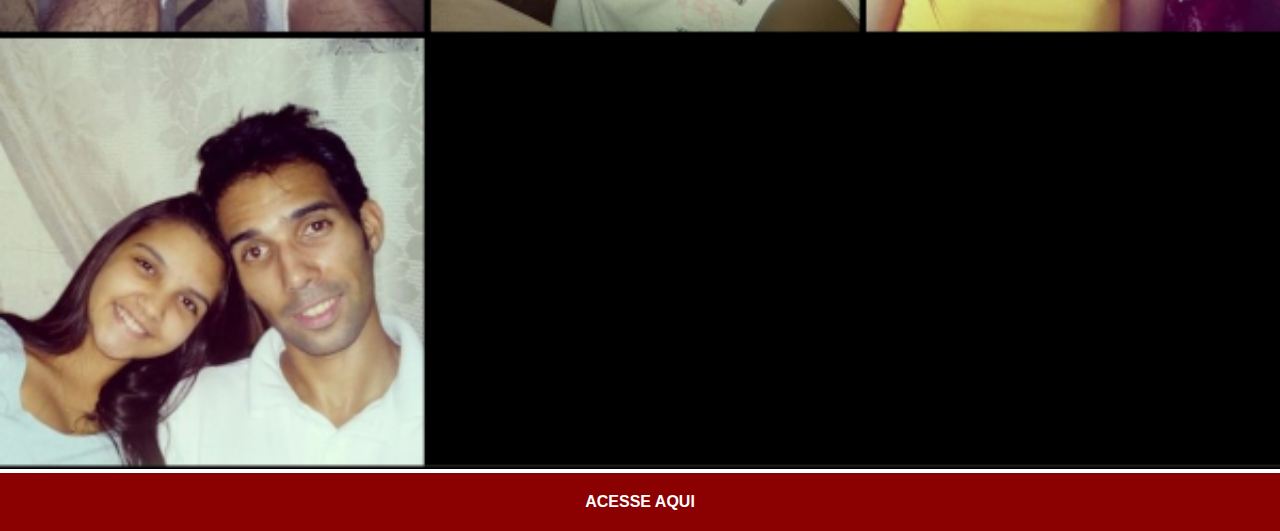
<file: instagram.html>
<!DOCTYPE html>
<html lang="pt-br">
<head>
    <meta charset="UTF-8">
    <meta http-equiv="X-UA-Compatible" content="IE=edge">
    <meta name="viewport" content="width=device-width, initial-scale=1.0">
    <title>Instagram</title>
    <link rel="stylesheet" href="style/social.css">
</head>
<body>
    <img src="image/tela-instagram.jpg" alt="Instagram">
    <a href="https://www.instagram.com/clayton_eduard/" target="_blank">ACESSE AQUI</a>
</body>
</html>
</file>
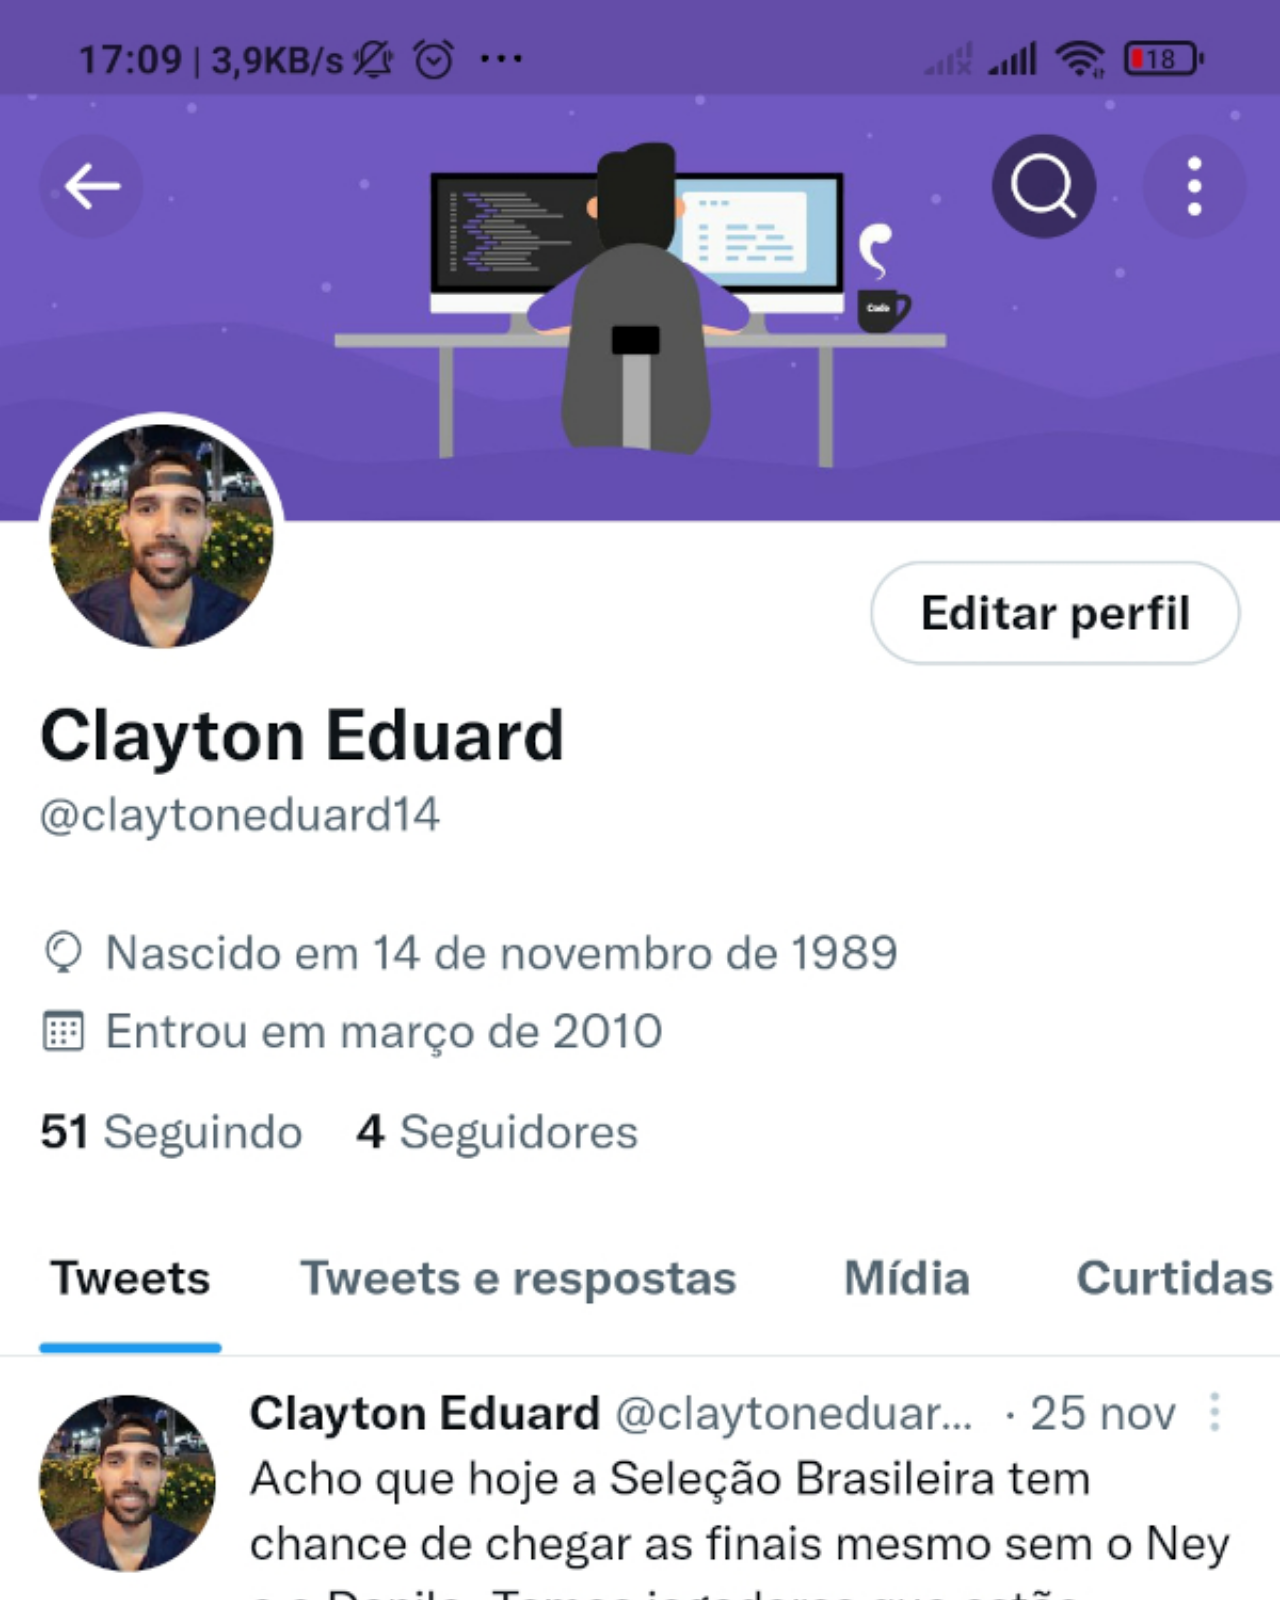
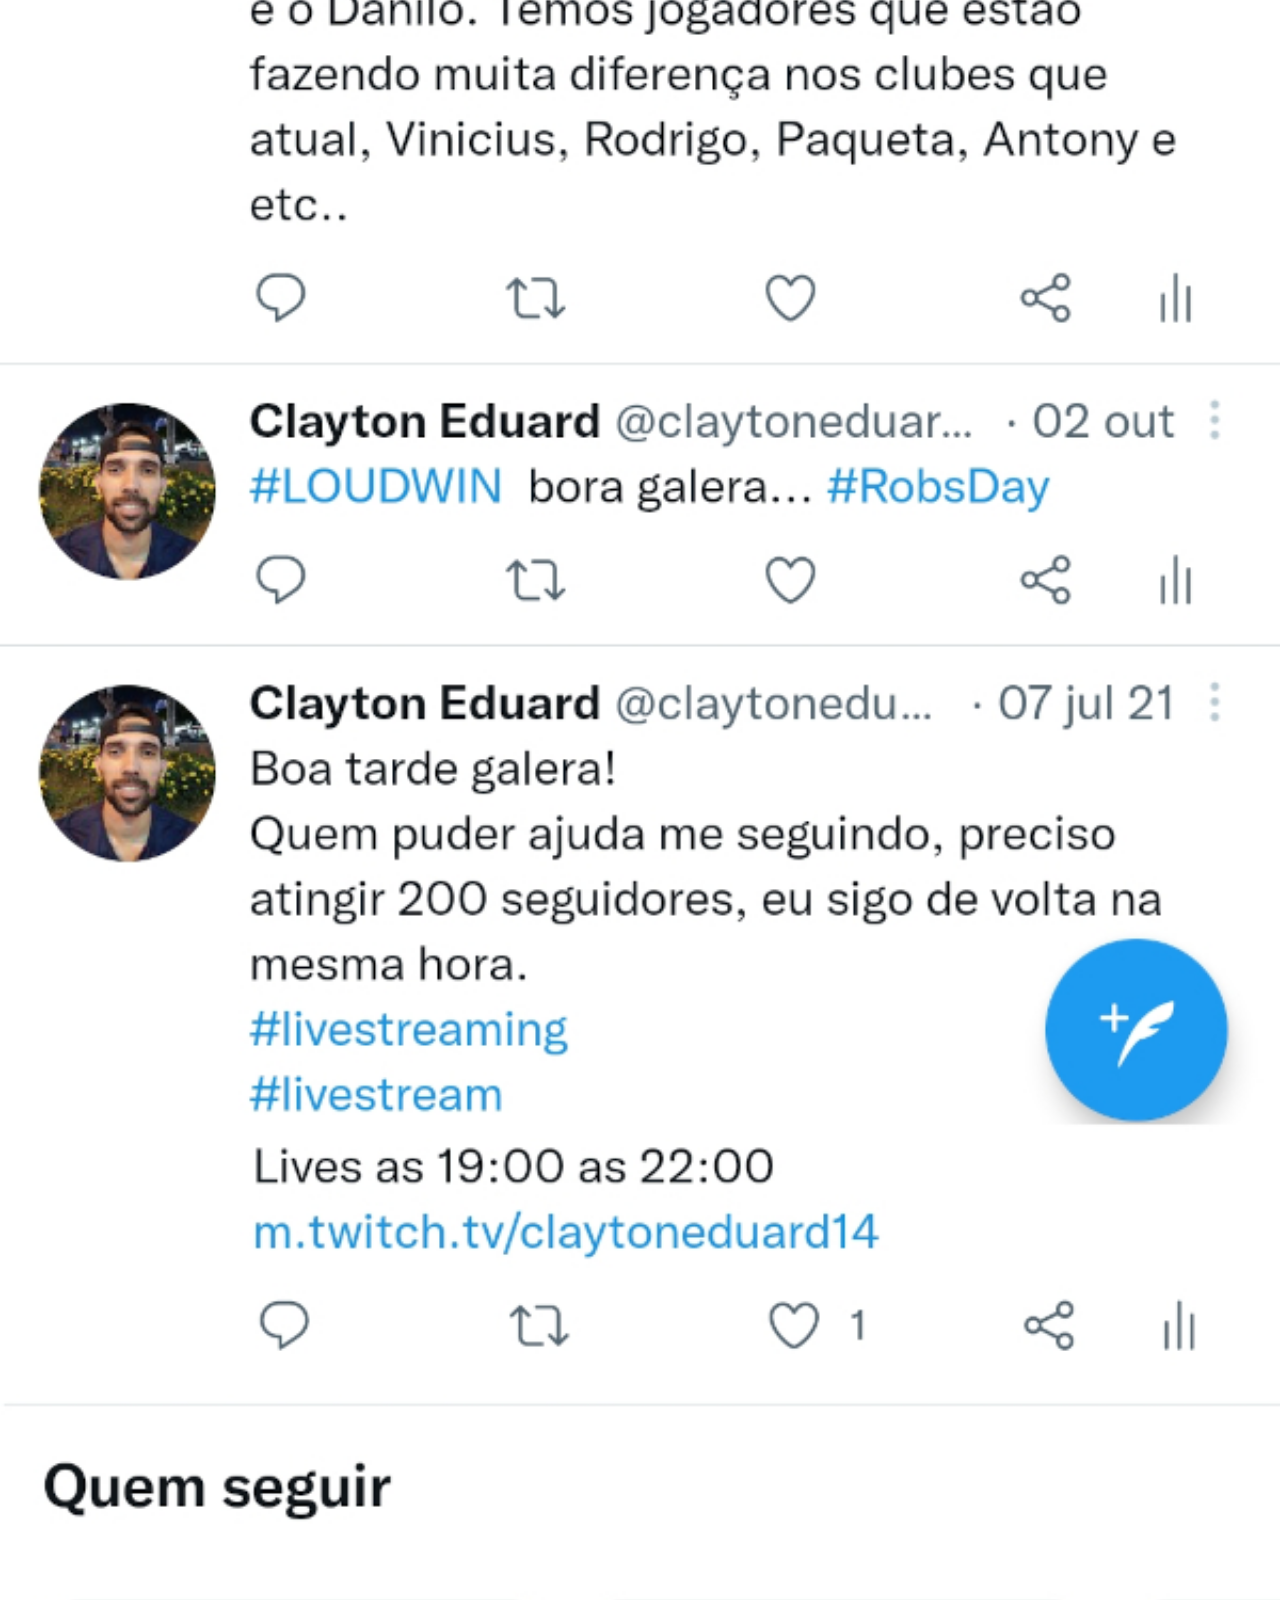
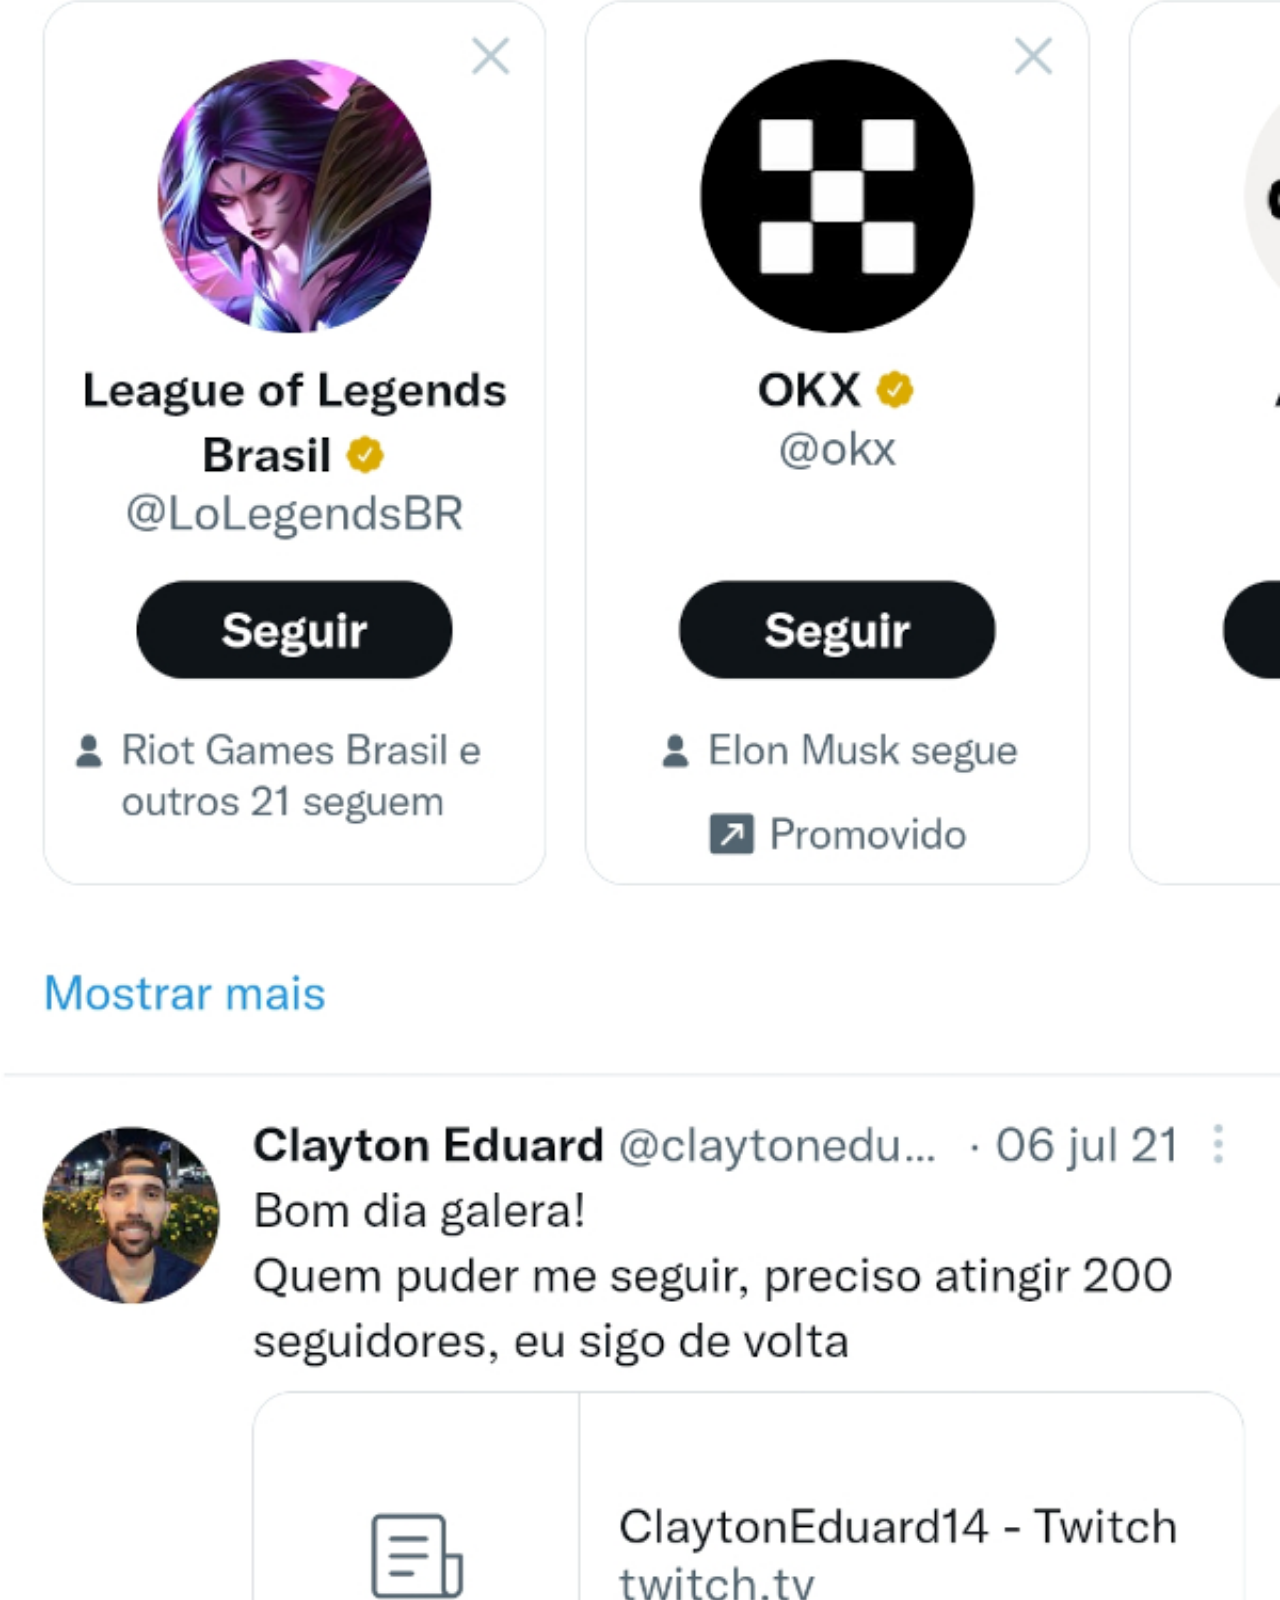
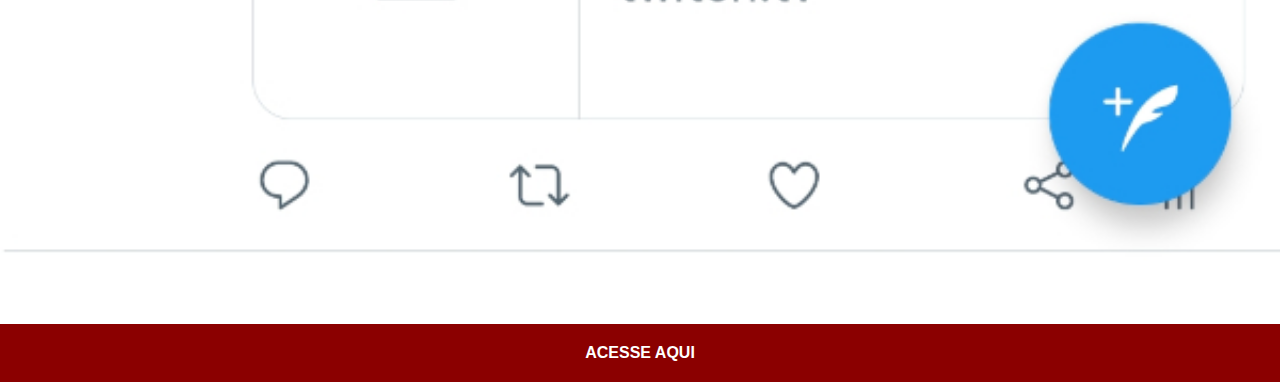
<file: twitter.html>
<!DOCTYPE html>
<html lang="pt-br">
<head>
    <meta charset="UTF-8">
    <meta http-equiv="X-UA-Compatible" content="IE=edge">
    <meta name="viewport" content="width=device-width, initial-scale=1.0">
    <title>Twitter</title>
    <link rel="stylesheet" href="style/social.css">
</head>
<body>
    <img src="image/tela-twitter.jpg" alt="Instagram">
    <a href="https://twitter.com/claytoneduard14/" target="_blank">ACESSE AQUI</a>
</body>
</html>
</file>
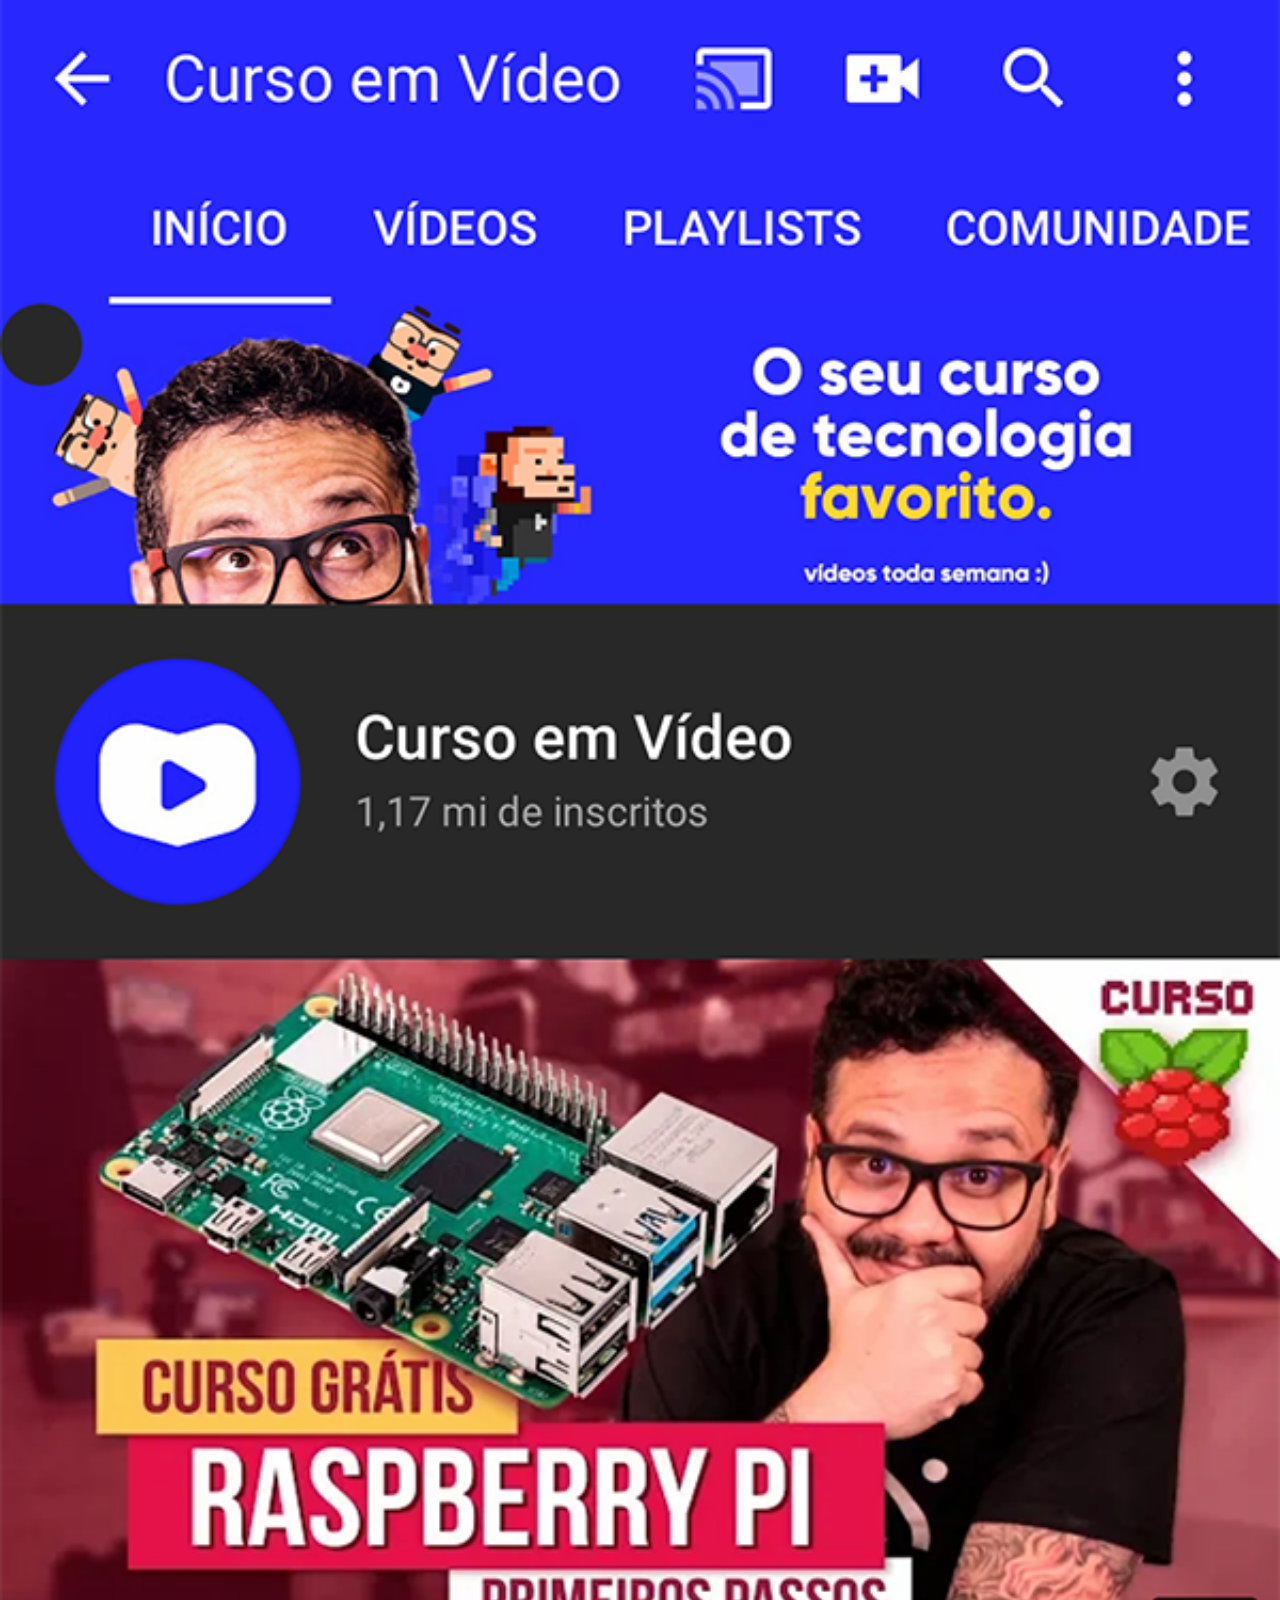
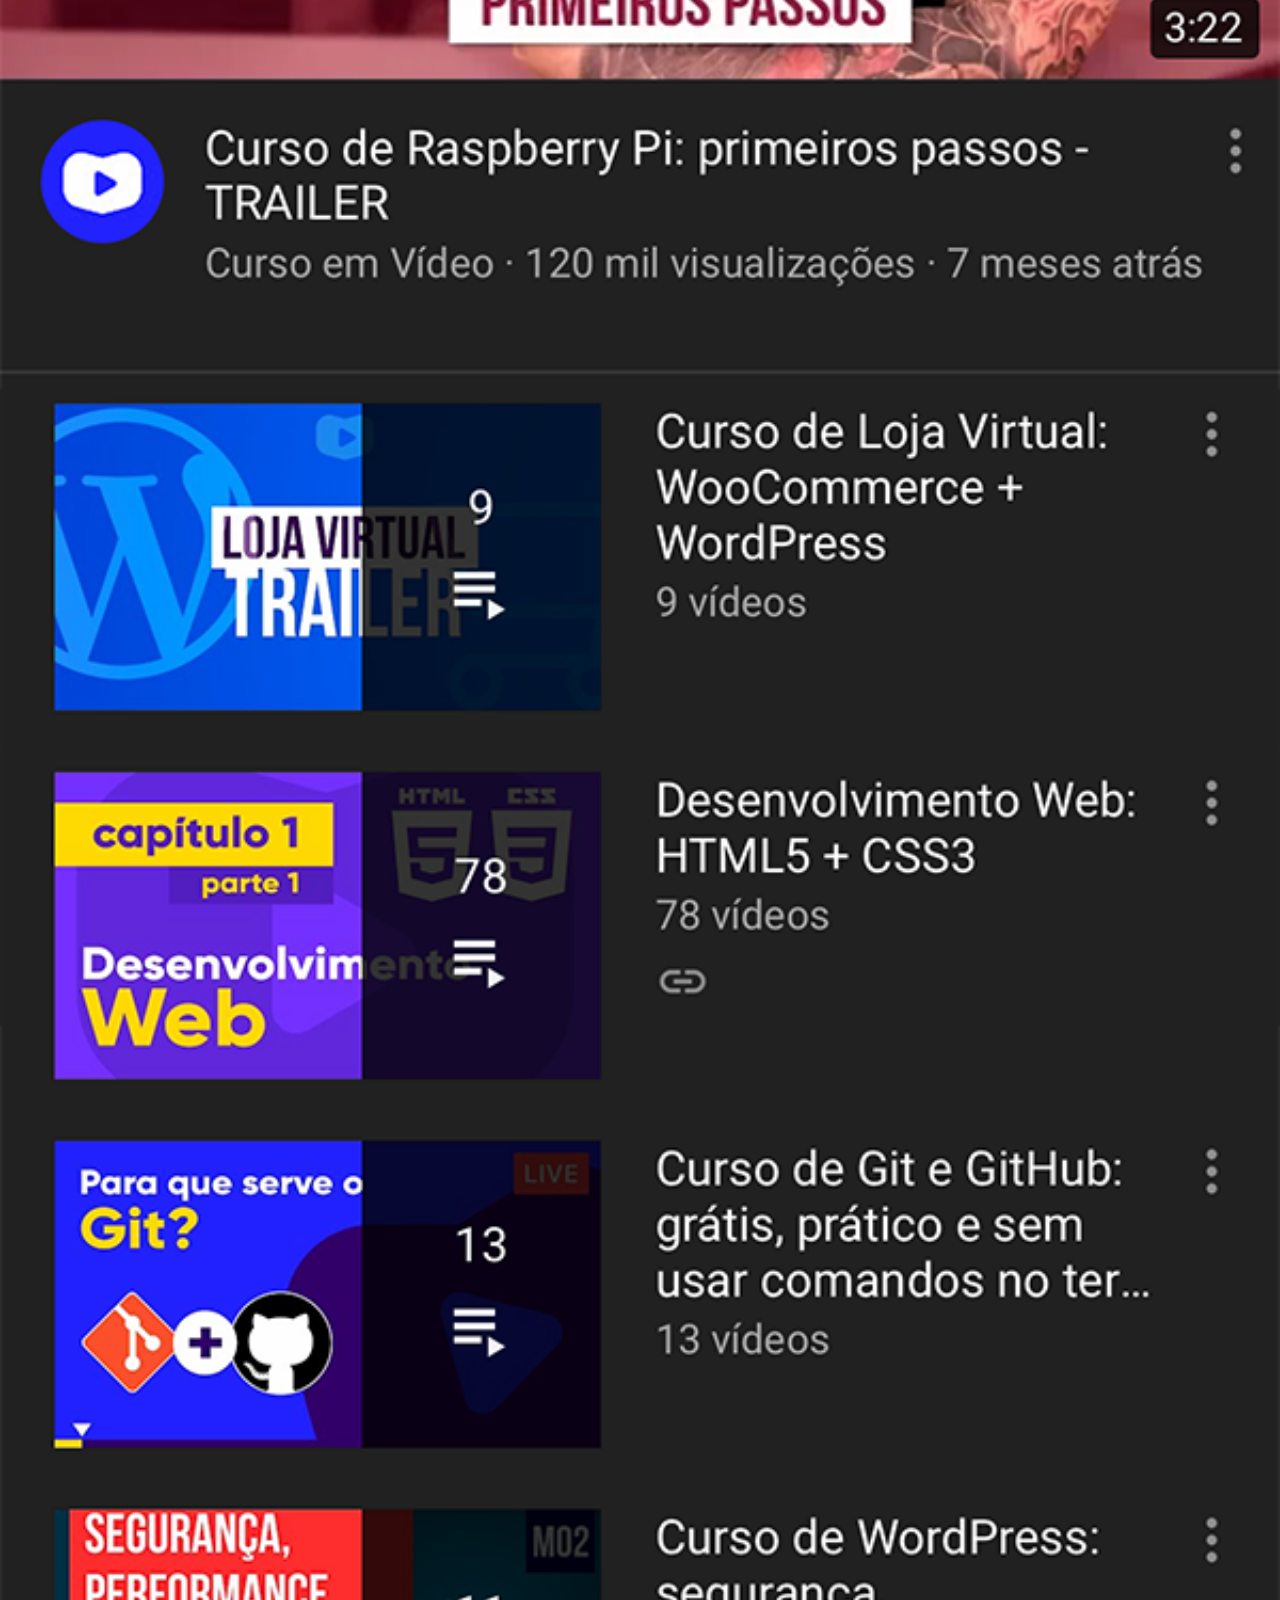
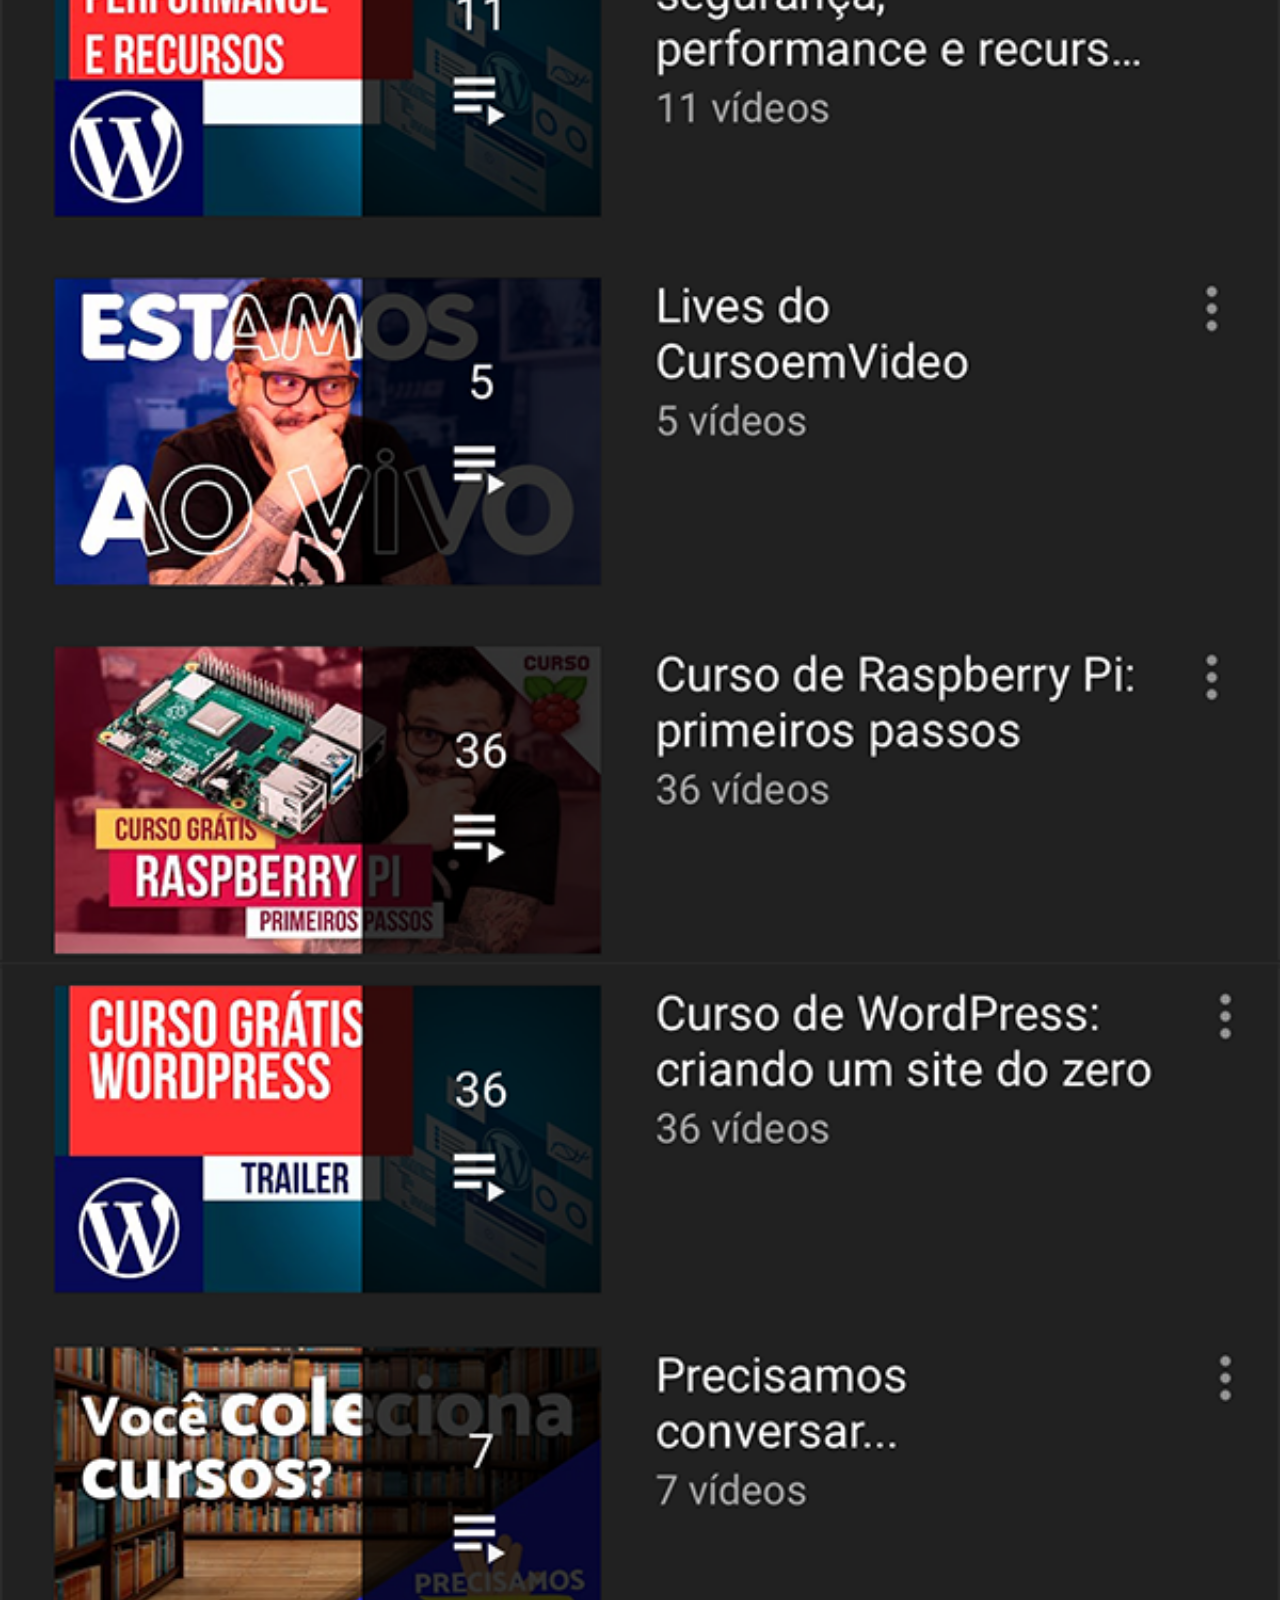
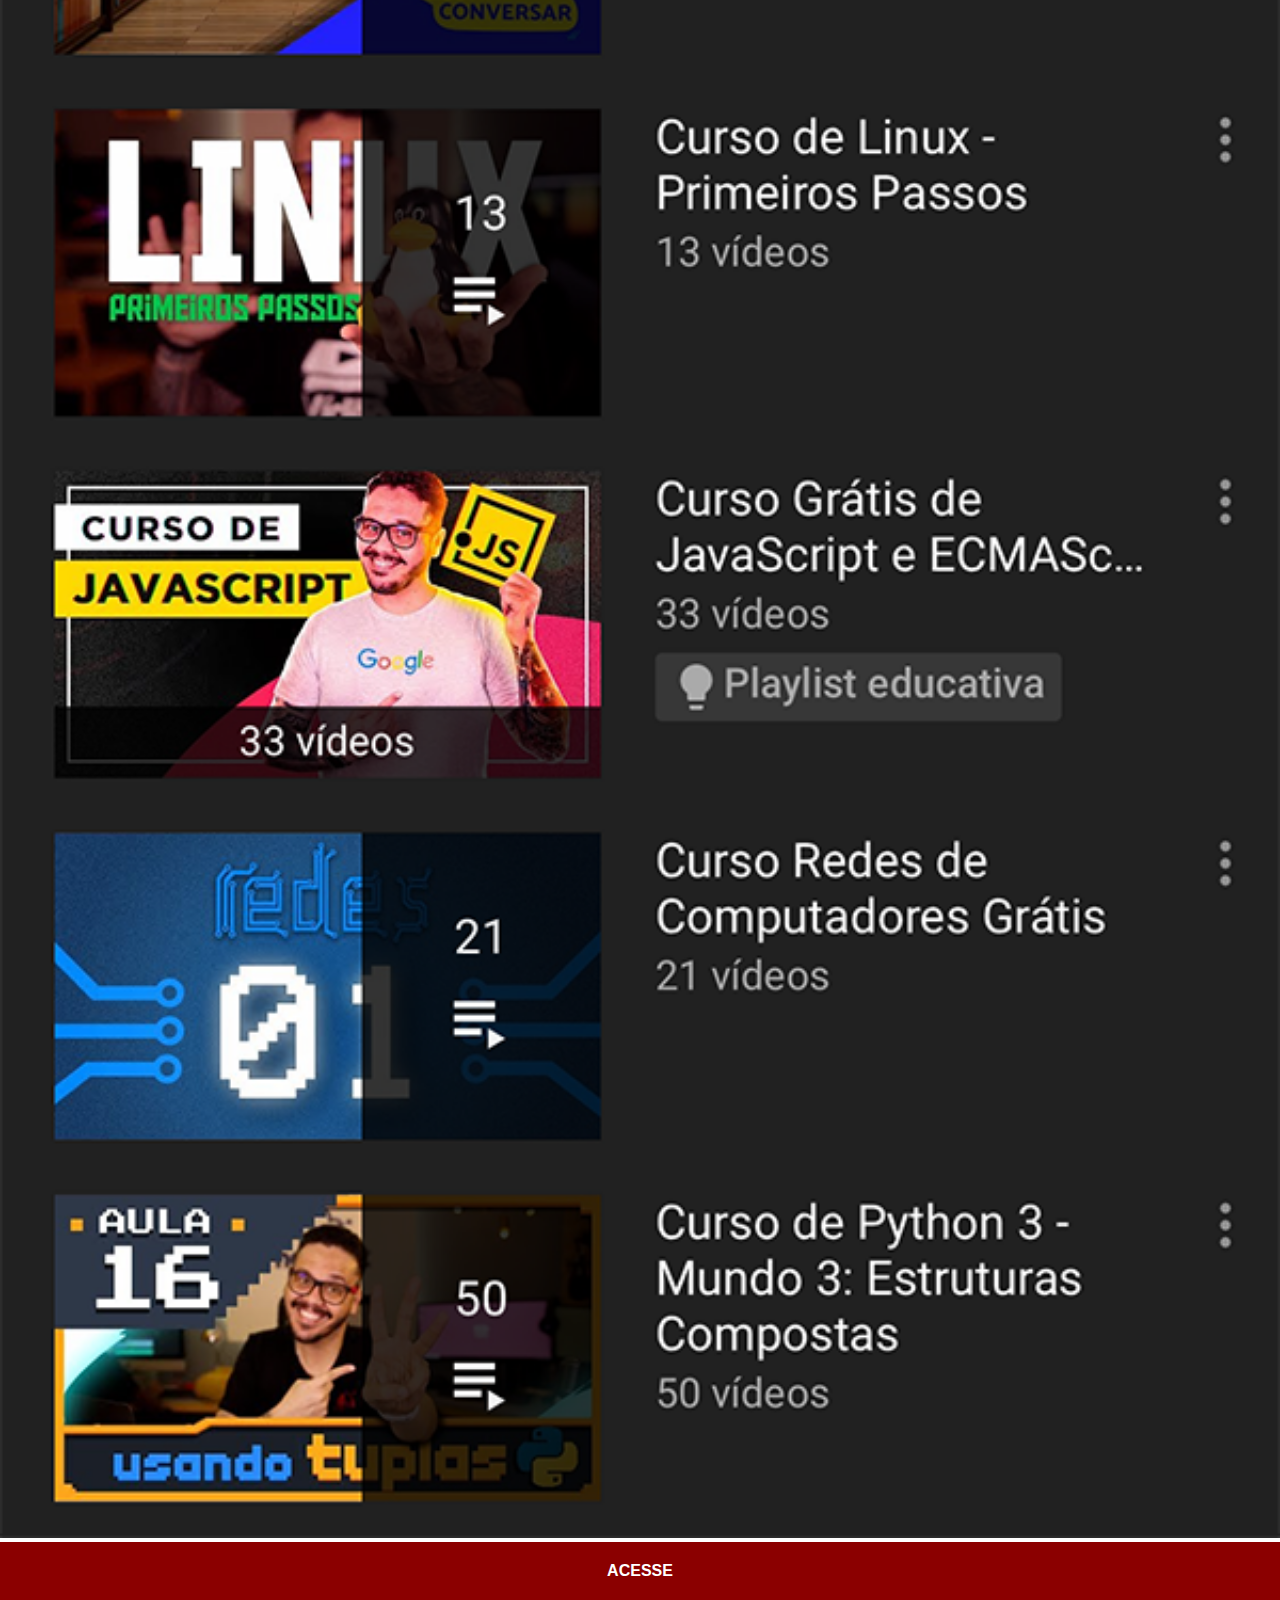
<file: youtube.html>
<!DOCTYPE html>
<html lang="en">

<head>
    <meta charset="UTF-8">
    <meta http-equiv="X-UA-Compatible" content="IE=edge">
    <meta name="viewport" content="width=device-width, initial-scale=1.0">
    <title>Yutube</title>
    <link rel="stylesheet" href="style/social.css">
</head>

<body>
    <img src="image/tela-youtube.png" alt="YouTube">
    <a href="https://www.youtube.com/@CursoemVideo/playlists" target="_blank">ACESSE</a>
</body>

</html>
</file>
<file: style/style.css>
@charset "UTF-8";

* {
    margin: 0px;
    padding: 0px;
    font-family: Arial, Helvetica, sans-serif;
}

html, body {
    height: 100vh;
    width: 100vw;
    background-color: black;
}

main {
    position: relative;
    height: 100vh;
    background: url("../image/fundo-madeira.jpg") no-repeat top center;
    background-size: cover;
    background-attachment: fixed;
}

section#telefone {
    position: absolute;
    top: 50%;
    left: 50%;
    transform: translate(-50%, -50%);
    /*para centralizar a section sempre no meio*/

    height: 627px;
    width: 311px;
    background: url("../image/frame-iphone.png") no-repeat;
}

/* Configuração iframa home*/
iframe#tela {
    position: relative;
    top: 80px;
    left: 22px;
    width: 267px;
    height: 471px;
}

/*Configuração section a esquerda*/
section#redes-sociais {
    text-align: right;
}

/*Configuração para os botões dos links*/
section#redes-sociais img {
    width: 50px;
    margin: 10px;
    border-radius: 50%;
    box-shadow: 2px 2px 5px rgba(0, 0, 0, 0.405);
    box-sizing: border-box;
    /*a borda fixa no botao*/
}

section#redes-sociais img:hover {
    border: 2px solid rgba(255, 255, 255, 0.671);
    transform: translate(-3px, -3px);
    box-shadow: 5px 5px 10px rgba(0, 0, 0, 0.657);
    transition: transform 0.3s , border 1s; /* efeito de transição*/
}
</file>
<file: style/social.css>
@charset "UTF-8";
* {
    margin: 0px;
    padding: 0px;
    font-family: Arial, Helvetica, sans-serif;
}

/*esconder a barra de rolagem*/
::-webkit-scrollbar {
    width: 0px;
    height: 0px;
}

img {
    width: 100vw;
}

a {
    display: block;
    background-color: darkred;
    color: white;
    padding: 20px;
    text-align: center;
    font-weight: bolder;
    text-decoration: none;
}

a:hover{
    background-color: red;
}
</file>
